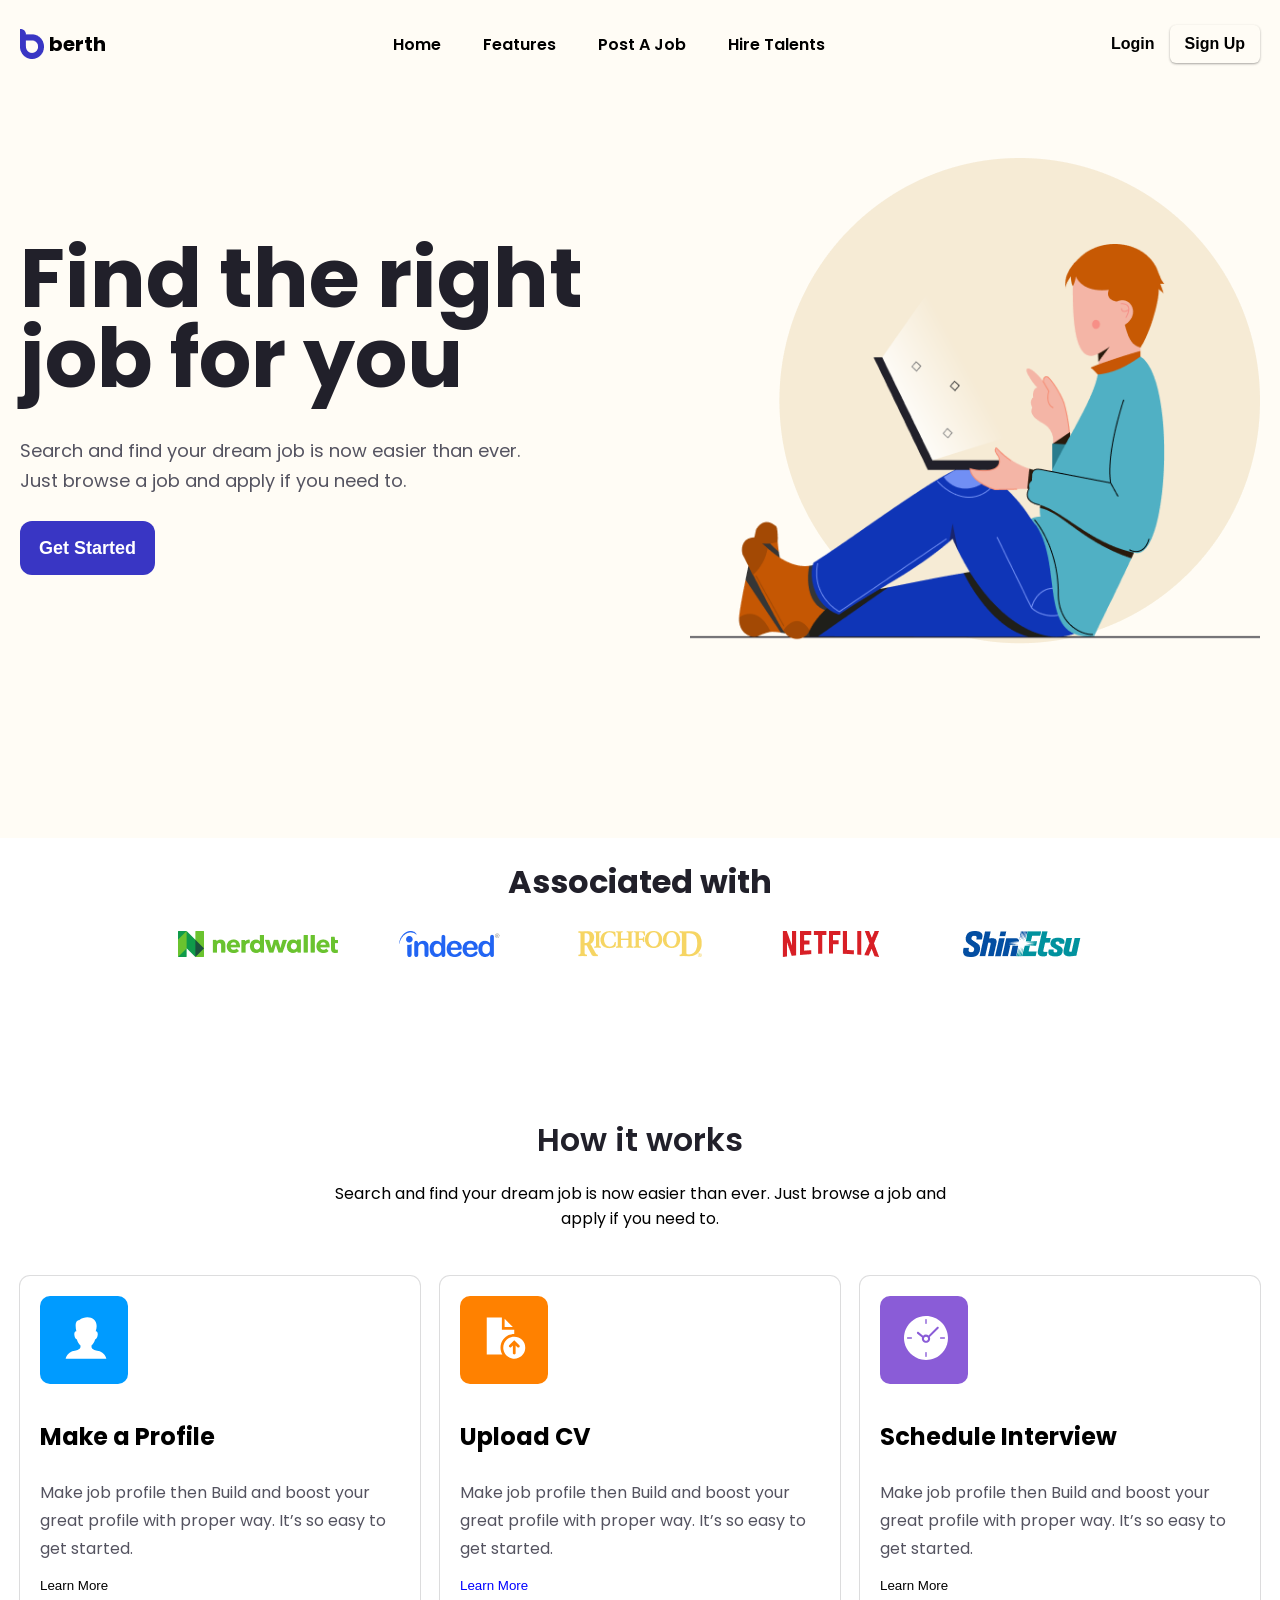
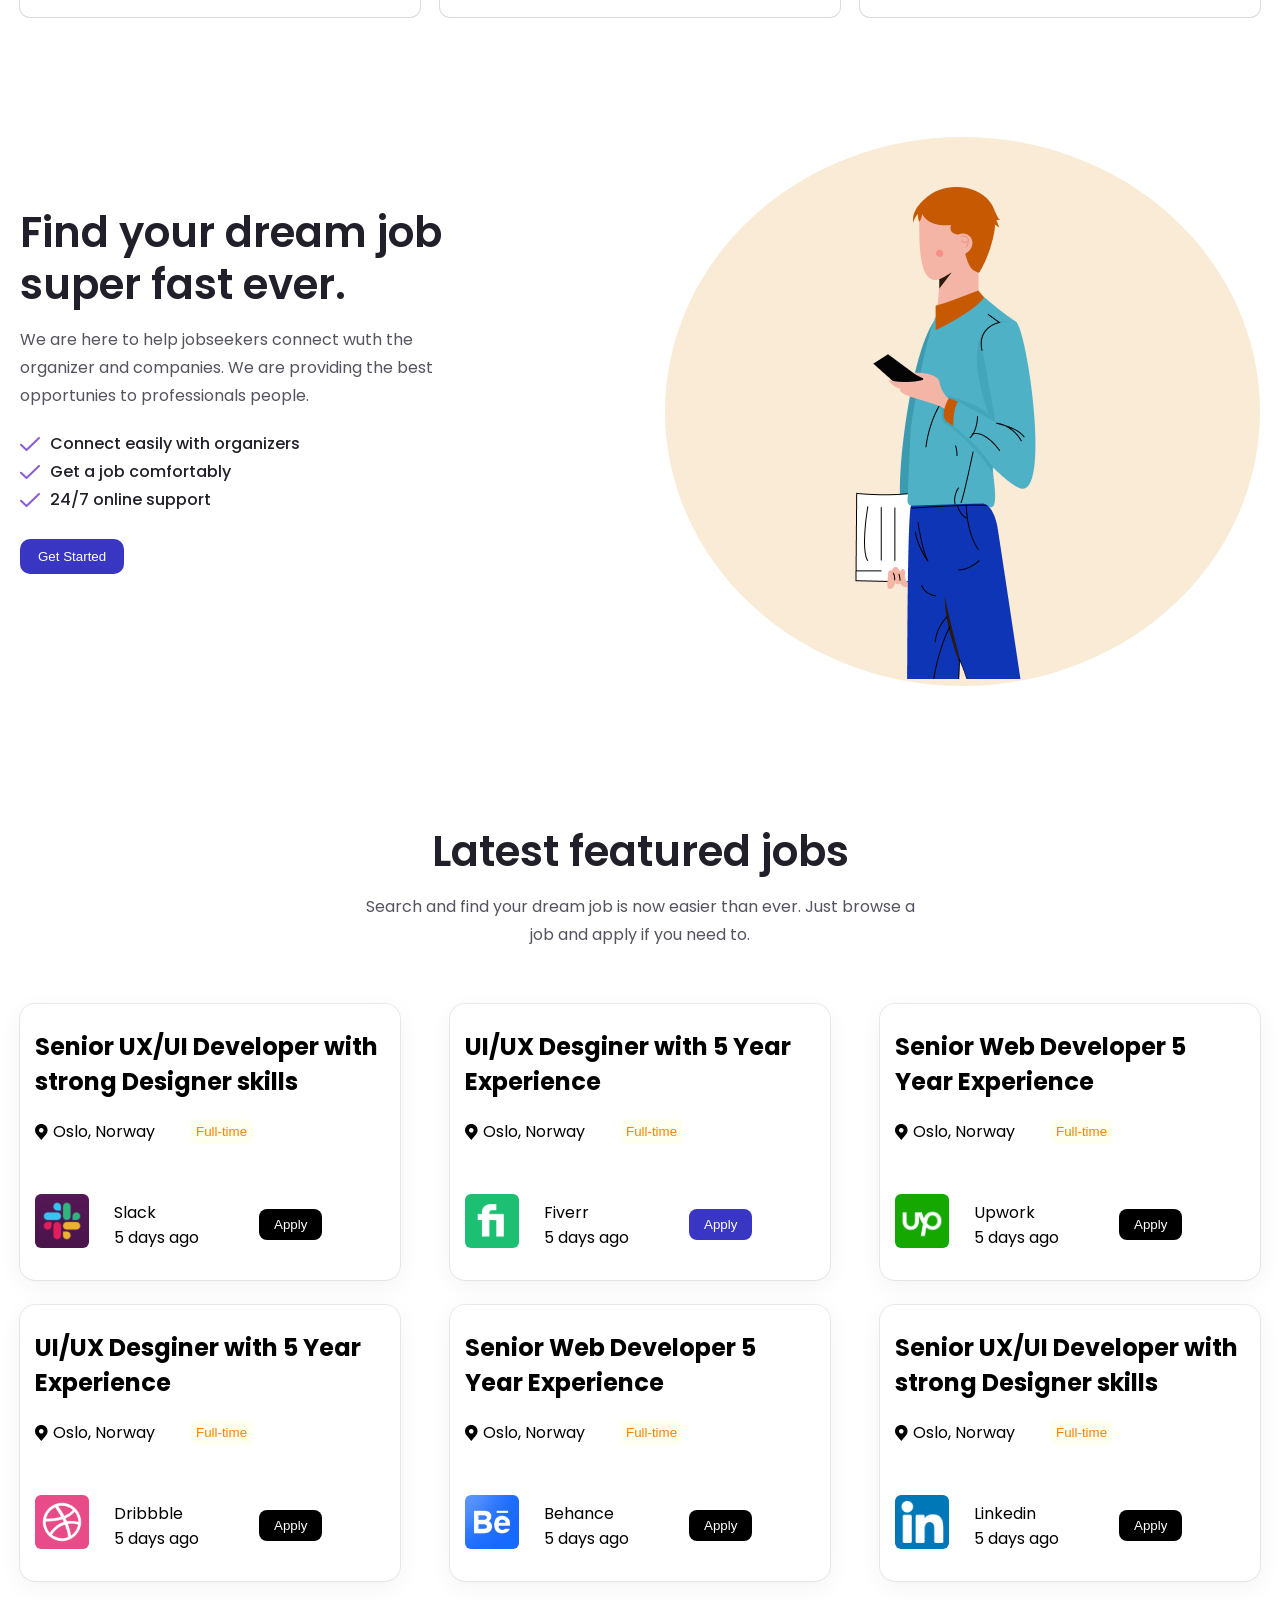
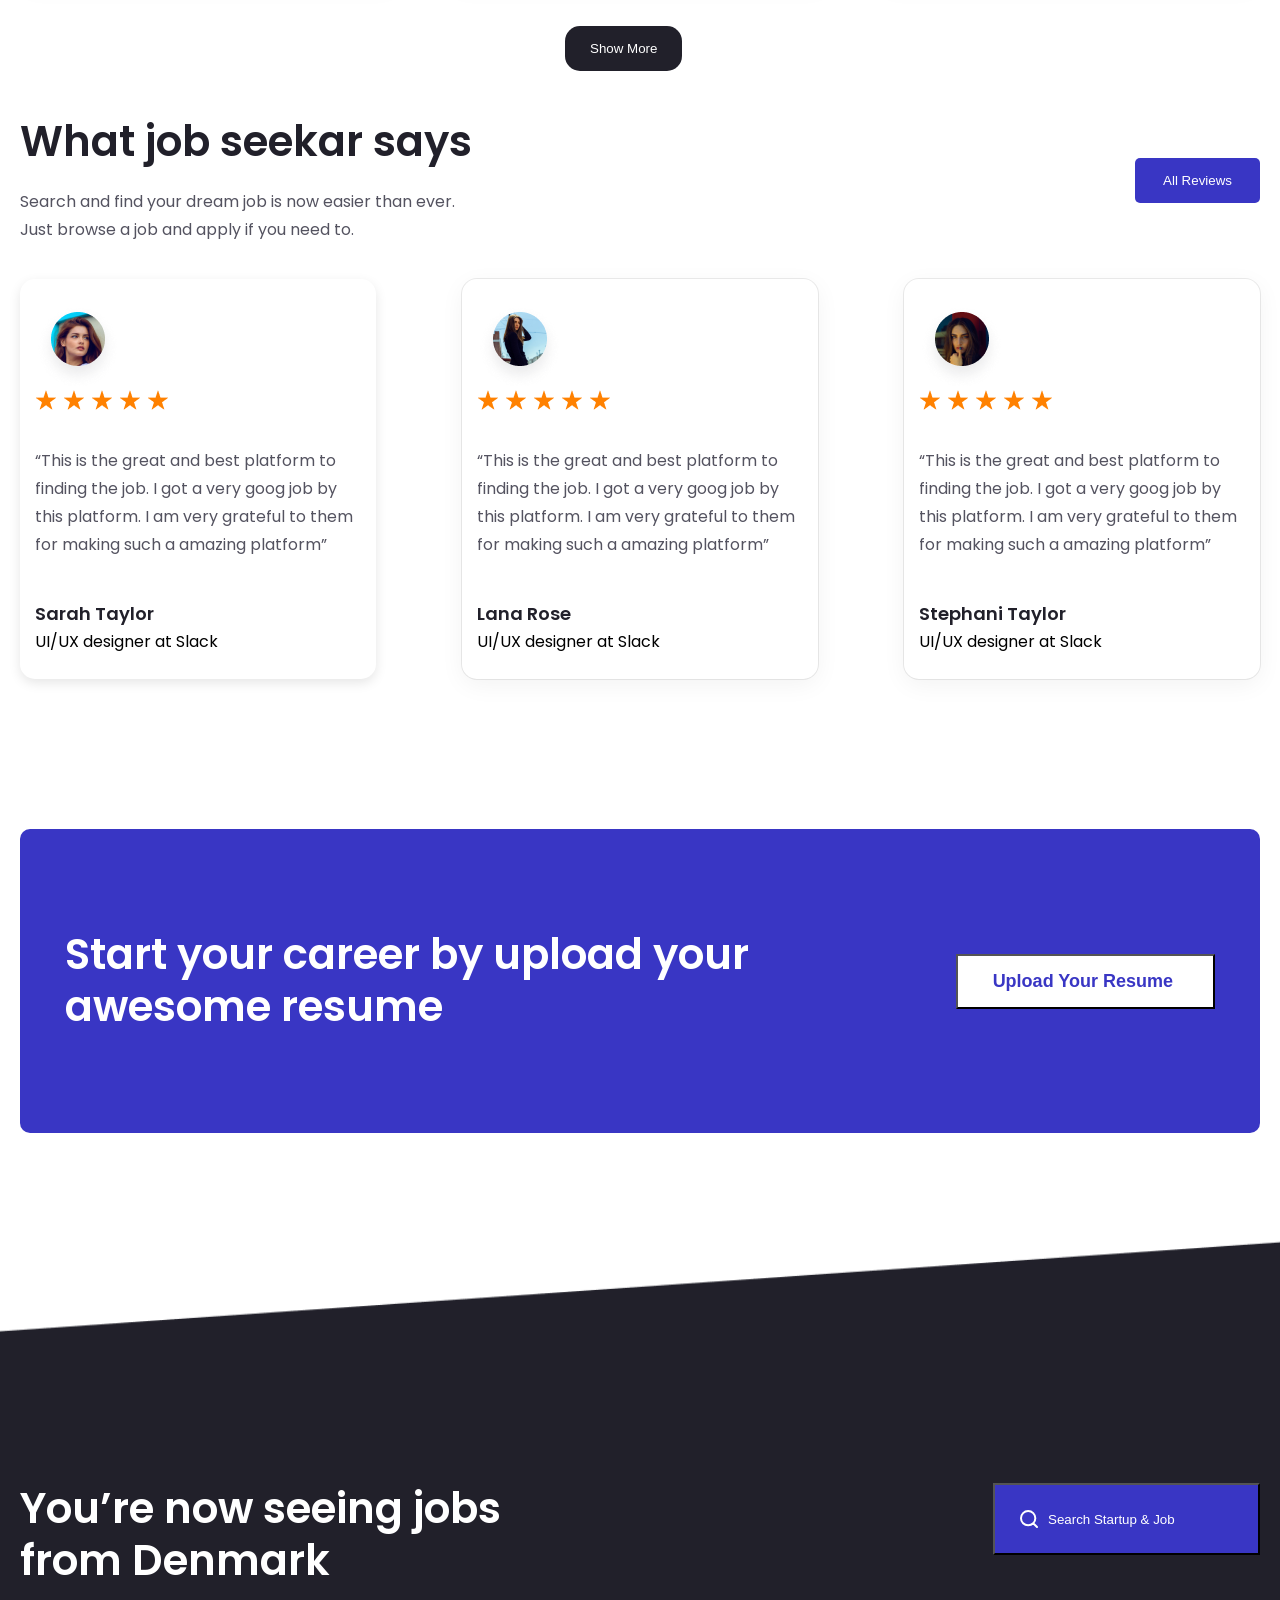
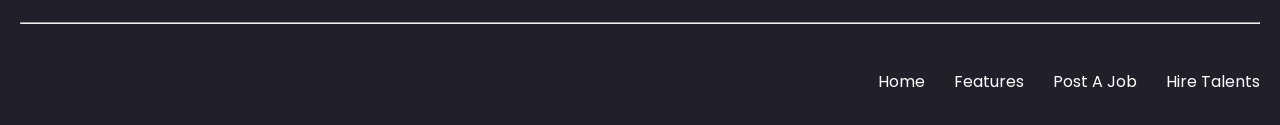
<file: ALL-Files_CMBD/Assignment/Career-page_ass-7_CMBD/index.html>
<!DOCTYPE html>
<html lang="en">
  <head>
    <meta charset="UTF-8" />
    <meta name="viewport" content="width=device-width, initial-scale=1.0" />
    <title>Career Page Assignment</title>
    <link rel="stylesheet" href="style.css" />
  </head>
  <body>
    <header>
      <div class="container-wrapper">
        <div class="nav-container">
          <div class="nav-logo">
            <img src="./img/nav-logo.png" alt="" />
            <h2>berth</h2>
          </div>
          <nav>
            <ul>
              <li>Home</li>
              <li>Features</li>
              <li>Post A Job</li>
              <li>Hire Talents</li>
            </ul>
          </nav>
          <div class="nav-reg">
            <button>Login</button> <button class="btn-active">Sign Up</button>
          </div>
        </div>
      </div>
    </header>
    <main>
      <!-- hero section start -->
      <section id="hero">
        <div class="container-wrapper">
          <div class="hero-container">
            <div class="hero-content">
              <div class="hero-content-title">
                <h2>Find the right job for you</h2>
              </div>
              <div class="hero-content-pra">
                <p>
                  Search and find your dream job is now easier than ever. Just
                  browse a job and apply if you need to.
                </p>
              </div>
              <button class="hero-btn">Get Started</button>
            </div>
            <div class="hero-img">
              <div class="hero-img-1"><img src="./img/SHape.png" alt="" /></div>
              <div class="hero-img-2">
                <img src="./img/hero.png" alt="" />
              </div>
            </div>
          </div>
        </div>
      </section>
      <!-- hero section end -->
      <section id="ass-with">
        <div class="container-wrapper">
          <div class="ass-title"><h3>Associated with</h3></div>
          <div class="ass-with">
            <div class="ass-with-item">
              <img src="./img/Group1.png" alt="" />
            </div>
            <div class="ass-with-item">
              <img src="./img/Group2.png" alt="" />
            </div>
            <div class="ass-with-item">
              <img src="./img/Group3.png" alt="" />
            </div>
            <div class="ass-with-item">
              <img src="./img/Group4.png" alt="" />
            </div>
            <div class="ass-with-item">
              <img src="./img/Group5.png" alt="" />
            </div>
          </div>
        </div>
      </section>
      <!-- How it works section  -->
      <section>
        <div class="container-wrapper">
          <div>
            <div>
              <h2 class="works-title">How it works</h2>
              <p class="works-title-pra">
                Search and find your dream job is now easier than ever. Just
                browse a job and apply if you need to.
              </p>
            </div>
            <div class="work-card">
              <!-- Make a Profile -->
              <div class="Profile">
                <div class="Profile-svg">
                  <svg
                    width="44"
                    height="44"
                    viewBox="0 0 44 44"
                    fill="none"
                    xmlns="http://www.w3.org/2000/svg"
                    style="margin-top: 20px; margin-left: 24px"
                  >
                    <g id="Orion_men">
                      <path
                        id="layer1"
                        d="M34.3754 35.0625C27.5004 33.7563 27.5004 31.625 27.5004 30.25V29.425C29.2455 27.7913 30.4861 25.6918 31.0754 23.375H31.1441C33.2066 23.375 33.7566 19.0438 33.7566 18.3563C33.7566 17.6688 33.8254 15.125 31.6941 15.125C36.1629 2.75004 24.1316 -2.19996 15.0566 4.12504C11.3441 4.12504 11.0004 9.62504 12.3754 15.125C10.2441 15.125 10.3129 17.7375 10.3129 18.3563C10.3129 18.975 10.7941 23.375 12.9254 23.375C13.5147 25.6918 14.7553 27.7913 16.5004 29.425V30.25C16.5004 31.625 16.5004 33.825 9.62539 35.0625C7.70121 35.4027 5.91945 36.3009 4.50156 37.6455C3.08368 38.99 2.09221 40.7216 1.65039 42.625H42.3504C41.8924 40.7294 40.8958 39.0068 39.4808 37.6649C38.0657 36.3231 36.2926 35.4193 34.3754 35.0625Z"
                        fill="white"
                      />
                    </g>
                  </svg>
                </div>
                <div>
                  <h2>Make a Profile</h2>
                  <p class="work-card-pra">
                    Make job profile then Build and boost your great profile
                    with proper way. It’s so easy to get started.
                  </p>
                  <button class="card-btn">Learn More</button>
                </div>
              </div>
              <!-- Upload CV -->
              <div class="cv">
                <div class="cv-svg">
                  <svg
                    width="44"
                    height="44"
                    viewBox="0 0 44 44"
                    fill="none"
                    xmlns="http://www.w3.org/2000/svg"
                    style="margin-top: 20px; margin-left: 24px"
                  >
                    <g id="Orion_open-file">
                      <path
                        id="layer2"
                        d="M17.875 1.375H2.75V38.5H18.3563C17.15 36.4108 16.5147 34.041 16.5141 31.6285C16.5135 29.2161 17.1476 26.8459 18.3527 24.7561C19.5579 22.6663 21.2916 20.9303 23.3799 19.7224C25.4682 18.5146 27.8376 17.8775 30.25 17.875V13.75H17.875V1.375Z"
                        fill="white"
                      />
                      <path
                        id="layer2_2"
                        d="M20.625 2.75V11H28.875L20.625 2.75Z"
                        fill="white"
                      />
                      <path
                        id="layer1"
                        d="M30.25 20.625C28.0744 20.625 25.9477 21.2701 24.1387 22.4788C22.3298 23.6875 20.9199 25.4055 20.0873 27.4155C19.2548 29.4255 19.0369 31.6372 19.4614 33.771C19.8858 35.9048 20.9334 37.8648 22.4718 39.4032C24.0102 40.9416 25.9702 41.9892 28.104 42.4136C30.2378 42.8381 32.4495 42.6202 34.4595 41.7877C36.4695 40.9551 38.1875 39.5452 39.3962 37.7363C40.6049 35.9273 41.25 33.8006 41.25 31.625C41.25 28.7076 40.0911 25.9097 38.0282 23.8468C35.9653 21.7839 33.1674 20.625 30.25 20.625ZM35.3375 31.2125C35.0805 31.4644 34.7349 31.6056 34.375 31.6056C34.0151 31.6056 33.6695 31.4644 33.4125 31.2125L31.625 29.425V37.125C31.625 37.4897 31.4801 37.8394 31.2223 38.0973C30.9644 38.3551 30.6147 38.5 30.25 38.5C29.8853 38.5 29.5356 38.3551 29.2777 38.0973C29.0199 37.8394 28.875 37.4897 28.875 37.125V29.425L27.0875 31.2125C26.8227 31.4111 26.4952 31.5075 26.165 31.484C25.8349 31.4606 25.5243 31.3188 25.2902 31.0848C25.0562 30.8507 24.9144 30.5401 24.891 30.21C24.8675 29.8798 24.9639 29.5523 25.1625 29.2875L30.25 24.2L35.3375 29.2875C35.5894 29.5445 35.7306 29.8901 35.7306 30.25C35.7306 30.6099 35.5894 30.9555 35.3375 31.2125Z"
                        fill="white"
                      />
                    </g>
                  </svg>
                </div>
                <div>
                  <h2>Upload CV</h2>
                  <p class="work-card-pra">
                    Make job profile then Build and boost your great profile
                    with proper way. It’s so easy to get started.
                  </p>
                  <button class="card-btn activ">Learn More</button>
                </div>
              </div>
              <!-- Schedule Interview -->
              <div class="Interview">
                <div class="Interview-svg">
                  <svg
                    width="44"
                    height="44"
                    viewBox="0 0 44 44"
                    fill="none"
                    xmlns="http://www.w3.org/2000/svg"
                    style="margin-top: 20px; margin-left: 24px"
                  >
                    <g id="Orion_wall-clock" clip-path="url(#clip0_2_288)">
                      <path
                        id="layer1"
                        d="M22 0C17.6488 0 13.3953 1.29028 9.77746 3.70767C6.15958 6.12506 3.33979 9.56099 1.67466 13.581C0.00953218 17.6009 -0.426141 22.0244 0.422734 26.292C1.27161 30.5596 3.36691 34.4796 6.44366 37.5564C9.52042 40.6331 13.4404 42.7284 17.708 43.5773C21.9756 44.4262 26.3991 43.9905 30.419 42.3253C34.439 40.6602 37.875 37.8404 40.2923 34.2225C42.7097 30.6047 44 26.3512 44 22C44 16.1652 41.6822 10.5695 37.5564 6.44365C33.4306 2.31785 27.8348 0 22 0V0ZM21.3125 3.66644C21.3125 3.4841 21.3849 3.30923 21.5139 3.1803C21.6428 3.05137 21.8177 2.97894 22 2.97894C22.1823 2.97894 22.3572 3.05137 22.4861 3.1803C22.6151 3.30923 22.6875 3.4841 22.6875 3.66644V7.33288C22.6875 7.51521 22.6151 7.69008 22.4861 7.81901C22.3572 7.94794 22.1823 8.02038 22 8.02038C21.8177 8.02038 21.6428 7.94794 21.5139 7.81901C21.3849 7.69008 21.3125 7.51521 21.3125 7.33288V3.66644ZM7.33357 22.6875H3.66645C3.48411 22.6875 3.30924 22.6151 3.18031 22.4861C3.05138 22.3572 2.97895 22.1823 2.97895 22C2.97895 21.8177 3.05138 21.6428 3.18031 21.5139C3.30924 21.3849 3.48411 21.3125 3.66645 21.3125H7.33357C7.51591 21.3125 7.69078 21.3849 7.81971 21.5139C7.94864 21.6428 8.02107 21.8177 8.02107 22C8.02107 22.1823 7.94864 22.3572 7.81971 22.4861C7.69078 22.6151 7.51591 22.6875 7.33357 22.6875ZM22.6875 40.3336C22.6875 40.5159 22.6151 40.6908 22.4861 40.8197C22.3572 40.9486 22.1823 41.0211 22 41.0211C21.8177 41.0211 21.6428 40.9486 21.5139 40.8197C21.3849 40.6908 21.3125 40.5159 21.3125 40.3336V36.6664C21.3125 36.4841 21.3849 36.3092 21.5139 36.1803C21.6428 36.0514 21.8177 35.9789 22 35.9789C22.1823 35.9789 22.3572 36.0514 22.4861 36.1803C22.6151 36.3092 22.6875 36.4841 22.6875 36.6664V40.3336ZM34.4623 12.4623L25.8115 21.1138C26.064 21.7222 26.167 22.3823 26.1121 23.0387C26.0571 23.6952 25.8458 24.3289 25.4957 24.8869C25.1456 25.4449 24.667 25.9109 24.0999 26.246C23.5328 26.5811 22.8936 26.7756 22.236 26.813C21.5783 26.8505 20.9213 26.7299 20.3198 26.4613C19.7183 26.1928 19.1898 25.784 18.7787 25.2694C18.3675 24.7547 18.0856 24.1491 17.9565 23.5032C17.8274 22.8572 17.8548 22.1897 18.0366 21.5566L13.2804 17.6646C13.0688 17.4914 12.9345 17.2412 12.9073 16.969C12.8801 16.6968 12.9622 16.425 13.1354 16.2133C13.3086 16.0016 13.5588 15.8674 13.831 15.8402C14.1032 15.813 14.375 15.895 14.5867 16.0683L19.0981 19.7594C19.812 19.0486 20.7621 18.6248 21.768 18.5685C22.7739 18.5122 23.7654 18.8274 24.5541 19.4542L33.0041 11.0041C33.1986 10.8163 33.4591 10.7123 33.7295 10.7147C33.9999 10.717 34.2586 10.8255 34.4498 11.0167C34.641 11.2079 34.7494 11.4665 34.7518 11.7369C34.7541 12.0073 34.6502 12.2678 34.4623 12.4623ZM40.3336 22.6875H36.6664C36.4841 22.6875 36.3092 22.6151 36.1803 22.4861C36.0514 22.3572 35.9789 22.1823 35.9789 22C35.9789 21.8177 36.0514 21.6428 36.1803 21.5139C36.3092 21.3849 36.4841 21.3125 36.6664 21.3125H40.3336C40.5159 21.3125 40.6908 21.3849 40.8197 21.5139C40.9486 21.6428 41.0211 21.8177 41.0211 22C41.0211 22.1823 40.9486 22.3572 40.8197 22.4861C40.6908 22.6151 40.5159 22.6875 40.3336 22.6875Z"
                        fill="white"
                      />
                      <path
                        id="layer1_2"
                        d="M22 24.75C23.1391 24.75 24.0625 23.8266 24.0625 22.6875C24.0625 21.5484 23.1391 20.625 22 20.625C20.8609 20.625 19.9375 21.5484 19.9375 22.6875C19.9375 23.8266 20.8609 24.75 22 24.75Z"
                        fill="white"
                      />
                    </g>
                    <defs>
                      <clipPath id="clip0_2_288">
                        <rect width="44" height="44" fill="white" />
                      </clipPath>
                    </defs>
                  </svg>
                </div>
                <div>
                  <h2>Schedule Interview</h2>
                  <p class="work-card-pra">
                    Make job profile then Build and boost your great profile
                    with proper way. It’s so easy to get started.
                  </p>
                  <button class="card-btn">Learn More</button>
                </div>
              </div>
            </div>
          </div>
        </div>
      </section>
      <!-- dream job section -->
      <section>
        <div class="container-wrapper">
          <div class="dream-section">
            <!-- dream content -->
            <div>
              <div class="dream-content">
                <h2 class="dream-content-title">
                  Find your dream job super fast ever.
                </h2>
                <p class="dream-content-pra">
                  We are here to help jobseekers connect wuth the organizer and
                  companies. We are providing the best opportunies to
                  professionals people.
                </p>
                <div>
                  <p class="dream-content-svg">
                    <svg
                      width="20"
                      height="14"
                      viewBox="0 0 20 14"
                      fill="none"
                      xmlns="http://www.w3.org/2000/svg"
                    >
                      <path
                        id="Icon"
                        d="M1 7.72L6.5 13L19 1"
                        stroke="#8A5CD7"
                        stroke-width="2"
                        stroke-linecap="round"
                        stroke-linejoin="round"
                      />
                    </svg>
                    Connect easily with organizers
                  </p>
                  <p class="dream-content-svg">
                    <svg
                      width="20"
                      height="14"
                      viewBox="0 0 20 14"
                      fill="none"
                      xmlns="http://www.w3.org/2000/svg"
                    >
                      <path
                        id="Icon"
                        d="M1 7.72L6.5 13L19 1"
                        stroke="#8A5CD7"
                        stroke-width="2"
                        stroke-linecap="round"
                        stroke-linejoin="round"
                      />
                    </svg>
                    Get a job comfortably
                  </p>
                  <p class="dream-content-svg">
                    <svg
                      width="20"
                      height="14"
                      viewBox="0 0 20 14"
                      fill="none"
                      xmlns="http://www.w3.org/2000/svg"
                    >
                      <path
                        id="Icon"
                        d="M1 7.72L6.5 13L19 1"
                        stroke="#8A5CD7"
                        stroke-width="2"
                        stroke-linecap="round"
                        stroke-linejoin="round"
                      />
                    </svg>
                    24/7 online support
                  </p>
                </div>
                <button class="dream-btn">Get Started</button>
              </div>
            </div>
            <!-- dream img -->
            <div>
              <div class="dream-svg">
                <img src="./img/Illustration.png" alt="" />
              </div>
            </div>
          </div>
        </div>
      </section>
      <!-- Latest featured jobs section -->
      <section id="featured">
        <div class="container-wrapper">
          <div class="featured-title">
            <h2>Latest featured jobs</h2>
            <p>
              Search and find your dream job is now easier than ever. Just
              browse a job and apply if you need to.
            </p>
          </div>
          <div class="featured-card-all">
            <div class="featured-card">
              <!-- card 1 -->
              <div class="card-1">
                <!-- card title -->
                <div>
                  <h2 style="margin-bottom: 20px">
                    Senior UX/UI Developer with strong Designer skills
                  </h2>
                </div>
                <!-- card location -->
                <div
                  style="
                    display: flex;
                    justify-content: start;
                    gap: 35px;
                    margin-bottom: 50px;
                  "
                >
                  <p
                    style="
                      display: flex;
                      justify-content: start;
                      align-items: center;
                      gap: 5px;
                    "
                  >
                    <svg
                      width="13"
                      height="16"
                      viewBox="0 0 13 16"
                      fill="none"
                      xmlns="http://www.w3.org/2000/svg"
                    >
                      <g id="Group 17698">
                        <path
                          id="Vector"
                          d="M6.28572 0C4.61925 0.00196598 3.0216 0.66484 1.84322 1.84321C0.664847 3.02159 0.00197267 4.61924 6.68736e-06 6.28571C-0.00198925 7.64756 0.442853 8.97245 1.26629 10.0571C1.26629 10.0571 1.43772 10.2829 1.46572 10.3154L6.28572 16L11.108 10.3126C11.1331 10.2823 11.3052 10.0571 11.3052 10.0571L11.3057 10.0554C12.1288 8.97121 12.5734 7.64693 12.5714 6.28571C12.5695 4.61924 11.9066 3.02159 10.7282 1.84321C9.54985 0.66484 7.95219 0.00196598 6.28572 0ZM6.28572 8.57143C5.83365 8.57143 5.39173 8.43737 5.01585 8.18622C4.63996 7.93506 4.347 7.57808 4.174 7.16042C4.001 6.74276 3.95573 6.28318 4.04393 5.83979C4.13212 5.39641 4.34981 4.98913 4.66948 4.66947C4.98914 4.34981 5.39642 4.13211 5.8398 4.04392C6.28319 3.95572 6.74277 4.00099 7.16043 4.17399C7.57809 4.34699 7.93507 4.63996 8.18622 5.01584C8.43738 5.39172 8.57144 5.83364 8.57144 6.28571C8.57068 6.89169 8.32962 7.47263 7.90113 7.90112C7.47264 8.32961 6.8917 8.57067 6.28572 8.57143Z"
                          fill="black"
                        />
                      </g>
                    </svg>
                    Oslo, Norway
                  </p>
                  <button
                    style="
                      border: none;
                      background-color: ivory;
                      border-radius: 8px;
                      color: #ff8100;
                      padding: 4px 6px;
                    "
                  >
                    Full-time
                  </button>
                </div>
                <!-- card apply -->
                <div
                  style="
                    display: flex;
                    justify-content: start;
                    gap: 25px;
                    align-items: center;
                  "
                >
                  <div>
                    <svg
                      width="54"
                      height="54"
                      viewBox="0 0 54 54"
                      fill="none"
                      xmlns="http://www.w3.org/2000/svg"
                      xmlns:xlink="http://www.w3.org/1999/xlink"
                    >
                      <rect
                        width="54"
                        height="54"
                        rx="6"
                        fill="url(#pattern0_2_176)"
                      />
                      <defs>
                        <pattern
                          id="pattern0_2_176"
                          patternContentUnits="objectBoundingBox"
                          width="1"
                          height="1"
                        >
                          <use
                            xlink:href="#image0_2_176"
                            transform="scale(0.00390625)"
                          />
                        </pattern>
                        <image
                          id="image0_2_176"
                          width="256"
                          height="256"
                          xlink:href="[data-uri]"
                        />
                      </defs>
                    </svg>
                  </div>
                  <div>
                    <p>Slack</p>
                    <p>5 days ago</p>
                  </div>
                  <div>
                    <button
                      style="
                        border: none;
                        background-color: black;
                        color: white;
                        padding: 8px 15px;
                        border-radius: 8px;
                        margin-left: 35px;
                      "
                    >
                      Apply
                    </button>
                  </div>
                </div>
              </div>
              <!-- card 2 -->
              <div class="card-1">
                <!-- card title -->
                <div>
                  <h2 style="margin-bottom: 20px">
                    UI/UX Desginer with 5 Year Experience
                  </h2>
                </div>
                <!-- card location -->
                <div
                  style="
                    display: flex;
                    justify-content: start;
                    gap: 35px;
                    margin-bottom: 50px;
                  "
                >
                  <p
                    style="
                      display: flex;
                      justify-content: start;
                      align-items: center;
                      gap: 5px;
                    "
                  >
                    <svg
                      width="13"
                      height="16"
                      viewBox="0 0 13 16"
                      fill="none"
                      xmlns="http://www.w3.org/2000/svg"
                    >
                      <g id="Group 17698">
                        <path
                          id="Vector"
                          d="M6.28572 0C4.61925 0.00196598 3.0216 0.66484 1.84322 1.84321C0.664847 3.02159 0.00197267 4.61924 6.68736e-06 6.28571C-0.00198925 7.64756 0.442853 8.97245 1.26629 10.0571C1.26629 10.0571 1.43772 10.2829 1.46572 10.3154L6.28572 16L11.108 10.3126C11.1331 10.2823 11.3052 10.0571 11.3052 10.0571L11.3057 10.0554C12.1288 8.97121 12.5734 7.64693 12.5714 6.28571C12.5695 4.61924 11.9066 3.02159 10.7282 1.84321C9.54985 0.66484 7.95219 0.00196598 6.28572 0ZM6.28572 8.57143C5.83365 8.57143 5.39173 8.43737 5.01585 8.18622C4.63996 7.93506 4.347 7.57808 4.174 7.16042C4.001 6.74276 3.95573 6.28318 4.04393 5.83979C4.13212 5.39641 4.34981 4.98913 4.66948 4.66947C4.98914 4.34981 5.39642 4.13211 5.8398 4.04392C6.28319 3.95572 6.74277 4.00099 7.16043 4.17399C7.57809 4.34699 7.93507 4.63996 8.18622 5.01584C8.43738 5.39172 8.57144 5.83364 8.57144 6.28571C8.57068 6.89169 8.32962 7.47263 7.90113 7.90112C7.47264 8.32961 6.8917 8.57067 6.28572 8.57143Z"
                          fill="black"
                        />
                      </g>
                    </svg>
                    Oslo, Norway
                  </p>
                  <button
                    style="
                      border: none;
                      background-color: ivory;
                      border-radius: 8px;
                      color: #ff8100;
                      padding: 4px 6px;
                    "
                  >
                    Full-time
                  </button>
                </div>
                <!-- card apply -->
                <div
                  style="
                    display: flex;
                    justify-content: start;
                    gap: 25px;
                    align-items: center;
                  "
                >
                  <div>
                    <svg
                      width="54"
                      height="54"
                      viewBox="0 0 54 54"
                      fill="none"
                      xmlns="http://www.w3.org/2000/svg"
                      xmlns:xlink="http://www.w3.org/1999/xlink"
                    >
                      <rect
                        width="54"
                        height="54"
                        rx="6"
                        fill="url(#pattern0_2_157)"
                      />
                      <defs>
                        <pattern
                          id="pattern0_2_157"
                          patternContentUnits="objectBoundingBox"
                          width="1"
                          height="1"
                        >
                          <use
                            xlink:href="#image0_2_157"
                            transform="scale(0.00195312)"
                          />
                        </pattern>
                        <image
                          id="image0_2_157"
                          width="512"
                          height="512"
                          xlink:href="[data-uri]"
                        />
                      </defs>
                    </svg>
                  </div>
                  <div>
                    <p>Fiverr</p>
                    <p>5 days ago</p>
                  </div>
                  <div>
                    <button
                      style="
                        border: none;
                        background-color: #3936c4;
                        color: white;
                        padding: 8px 15px;
                        border-radius: 8px;
                        margin-left: 35px;
                      "
                    >
                      Apply
                    </button>
                  </div>
                </div>
              </div>
              <!-- card 3 -->
              <div class="card-1">
                <!-- card title -->
                <div>
                  <h2 style="margin-bottom: 20px">
                    Senior Web Developer 5 Year Experience
                  </h2>
                </div>
                <!-- card location -->
                <div
                  style="
                    display: flex;
                    justify-content: start;
                    gap: 35px;
                    margin-bottom: 50px;
                  "
                >
                  <p
                    style="
                      display: flex;
                      justify-content: start;
                      align-items: center;
                      gap: 5px;
                    "
                  >
                    <svg
                      width="13"
                      height="16"
                      viewBox="0 0 13 16"
                      fill="none"
                      xmlns="http://www.w3.org/2000/svg"
                    >
                      <g id="Group 17698">
                        <path
                          id="Vector"
                          d="M6.28572 0C4.61925 0.00196598 3.0216 0.66484 1.84322 1.84321C0.664847 3.02159 0.00197267 4.61924 6.68736e-06 6.28571C-0.00198925 7.64756 0.442853 8.97245 1.26629 10.0571C1.26629 10.0571 1.43772 10.2829 1.46572 10.3154L6.28572 16L11.108 10.3126C11.1331 10.2823 11.3052 10.0571 11.3052 10.0571L11.3057 10.0554C12.1288 8.97121 12.5734 7.64693 12.5714 6.28571C12.5695 4.61924 11.9066 3.02159 10.7282 1.84321C9.54985 0.66484 7.95219 0.00196598 6.28572 0ZM6.28572 8.57143C5.83365 8.57143 5.39173 8.43737 5.01585 8.18622C4.63996 7.93506 4.347 7.57808 4.174 7.16042C4.001 6.74276 3.95573 6.28318 4.04393 5.83979C4.13212 5.39641 4.34981 4.98913 4.66948 4.66947C4.98914 4.34981 5.39642 4.13211 5.8398 4.04392C6.28319 3.95572 6.74277 4.00099 7.16043 4.17399C7.57809 4.34699 7.93507 4.63996 8.18622 5.01584C8.43738 5.39172 8.57144 5.83364 8.57144 6.28571C8.57068 6.89169 8.32962 7.47263 7.90113 7.90112C7.47264 8.32961 6.8917 8.57067 6.28572 8.57143Z"
                          fill="black"
                        />
                      </g>
                    </svg>
                    Oslo, Norway
                  </p>
                  <button
                    style="
                      border: none;
                      background-color: ivory;
                      border-radius: 8px;
                      color: #ff8100;
                      padding: 4px 6px;
                    "
                  >
                    Full-time
                  </button>
                </div>
                <!-- card apply -->
                <div
                  style="
                    display: flex;
                    justify-content: start;
                    gap: 25px;
                    align-items: center;
                  "
                >
                  <div>
                    <svg
                      width="54"
                      height="54"
                      viewBox="0 0 54 54"
                      fill="none"
                      xmlns="http://www.w3.org/2000/svg"
                      xmlns:xlink="http://www.w3.org/1999/xlink"
                    >
                      <rect
                        width="54"
                        height="54"
                        rx="6"
                        fill="url(#pattern0_2_138)"
                      />
                      <defs>
                        <pattern
                          id="pattern0_2_138"
                          patternContentUnits="objectBoundingBox"
                          width="1"
                          height="1"
                        >
                          <use
                            xlink:href="#image0_2_138"
                            transform="scale(0.00444444)"
                          />
                        </pattern>
                        <image
                          id="image0_2_138"
                          width="225"
                          height="225"
                          xlink:href="[data-uri]"
                        />
                      </defs>
                    </svg>
                  </div>
                  <div>
                    <p>Upwork</p>
                    <p>5 days ago</p>
                  </div>
                  <div>
                    <button
                      style="
                        border: none;
                        background-color: black;
                        color: white;
                        padding: 8px 15px;
                        border-radius: 8px;
                        margin-left: 35px;
                      "
                    >
                      Apply
                    </button>
                  </div>
                </div>
              </div>
              <!-- card 4 -->
              <div class="card-1">
                <!-- card title -->
                <div>
                  <h2 style="margin-bottom: 20px">
                    UI/UX Desginer with 5 Year Experience
                  </h2>
                </div>
                <!-- card location -->
                <div
                  style="
                    display: flex;
                    justify-content: start;
                    gap: 35px;
                    margin-bottom: 50px;
                  "
                >
                  <p
                    style="
                      display: flex;
                      justify-content: start;
                      align-items: center;
                      gap: 5px;
                    "
                  >
                    <svg
                      width="13"
                      height="16"
                      viewBox="0 0 13 16"
                      fill="none"
                      xmlns="http://www.w3.org/2000/svg"
                    >
                      <g id="Group 17698">
                        <path
                          id="Vector"
                          d="M6.28572 0C4.61925 0.00196598 3.0216 0.66484 1.84322 1.84321C0.664847 3.02159 0.00197267 4.61924 6.68736e-06 6.28571C-0.00198925 7.64756 0.442853 8.97245 1.26629 10.0571C1.26629 10.0571 1.43772 10.2829 1.46572 10.3154L6.28572 16L11.108 10.3126C11.1331 10.2823 11.3052 10.0571 11.3052 10.0571L11.3057 10.0554C12.1288 8.97121 12.5734 7.64693 12.5714 6.28571C12.5695 4.61924 11.9066 3.02159 10.7282 1.84321C9.54985 0.66484 7.95219 0.00196598 6.28572 0ZM6.28572 8.57143C5.83365 8.57143 5.39173 8.43737 5.01585 8.18622C4.63996 7.93506 4.347 7.57808 4.174 7.16042C4.001 6.74276 3.95573 6.28318 4.04393 5.83979C4.13212 5.39641 4.34981 4.98913 4.66948 4.66947C4.98914 4.34981 5.39642 4.13211 5.8398 4.04392C6.28319 3.95572 6.74277 4.00099 7.16043 4.17399C7.57809 4.34699 7.93507 4.63996 8.18622 5.01584C8.43738 5.39172 8.57144 5.83364 8.57144 6.28571C8.57068 6.89169 8.32962 7.47263 7.90113 7.90112C7.47264 8.32961 6.8917 8.57067 6.28572 8.57143Z"
                          fill="black"
                        />
                      </g>
                    </svg>
                    Oslo, Norway
                  </p>
                  <button
                    style="
                      border: none;
                      background-color: ivory;
                      border-radius: 8px;
                      color: #ff8100;
                      padding: 4px 6px;
                    "
                  >
                    Full-time
                  </button>
                </div>
                <!-- card apply -->
                <div
                  style="
                    display: flex;
                    justify-content: start;
                    gap: 25px;
                    align-items: center;
                  "
                >
                  <div>
                    <svg
                      width="54"
                      height="54"
                      viewBox="0 0 54 54"
                      fill="none"
                      xmlns="http://www.w3.org/2000/svg"
                      xmlns:xlink="http://www.w3.org/1999/xlink"
                    >
                      <rect
                        width="54"
                        height="54"
                        rx="6"
                        fill="url(#pattern0_2_119)"
                      />
                      <defs>
                        <pattern
                          id="pattern0_2_119"
                          patternContentUnits="objectBoundingBox"
                          width="1"
                          height="1"
                        >
                          <use
                            xlink:href="#image0_2_119"
                            transform="scale(0.0004)"
                          />
                        </pattern>
                        <image
                          id="image0_2_119"
                          width="2500"
                          height="2500"
                          xlink:href="[data-uri]"
                        />
                      </defs>
                    </svg>
                  </div>
                  <div>
                    <p>Dribbble</p>
                    <p>5 days ago</p>
                  </div>
                  <div>
                    <button
                      style="
                        border: none;
                        background-color: black;
                        color: white;
                        padding: 8px 15px;
                        border-radius: 8px;
                        margin-left: 35px;
                      "
                    >
                      Apply
                    </button>
                  </div>
                </div>
              </div>
              <!-- card 5 -->
              <div class="card-1">
                <!-- card title -->
                <div>
                  <h2 style="margin-bottom: 20px">
                    Senior Web Developer 5 Year Experience
                  </h2>
                </div>
                <!-- card location -->
                <div
                  style="
                    display: flex;
                    justify-content: start;
                    gap: 35px;
                    margin-bottom: 50px;
                  "
                >
                  <p
                    style="
                      display: flex;
                      justify-content: start;
                      align-items: center;
                      gap: 5px;
                    "
                  >
                    <svg
                      width="13"
                      height="16"
                      viewBox="0 0 13 16"
                      fill="none"
                      xmlns="http://www.w3.org/2000/svg"
                    >
                      <g id="Group 17698">
                        <path
                          id="Vector"
                          d="M6.28572 0C4.61925 0.00196598 3.0216 0.66484 1.84322 1.84321C0.664847 3.02159 0.00197267 4.61924 6.68736e-06 6.28571C-0.00198925 7.64756 0.442853 8.97245 1.26629 10.0571C1.26629 10.0571 1.43772 10.2829 1.46572 10.3154L6.28572 16L11.108 10.3126C11.1331 10.2823 11.3052 10.0571 11.3052 10.0571L11.3057 10.0554C12.1288 8.97121 12.5734 7.64693 12.5714 6.28571C12.5695 4.61924 11.9066 3.02159 10.7282 1.84321C9.54985 0.66484 7.95219 0.00196598 6.28572 0ZM6.28572 8.57143C5.83365 8.57143 5.39173 8.43737 5.01585 8.18622C4.63996 7.93506 4.347 7.57808 4.174 7.16042C4.001 6.74276 3.95573 6.28318 4.04393 5.83979C4.13212 5.39641 4.34981 4.98913 4.66948 4.66947C4.98914 4.34981 5.39642 4.13211 5.8398 4.04392C6.28319 3.95572 6.74277 4.00099 7.16043 4.17399C7.57809 4.34699 7.93507 4.63996 8.18622 5.01584C8.43738 5.39172 8.57144 5.83364 8.57144 6.28571C8.57068 6.89169 8.32962 7.47263 7.90113 7.90112C7.47264 8.32961 6.8917 8.57067 6.28572 8.57143Z"
                          fill="black"
                        />
                      </g>
                    </svg>
                    Oslo, Norway
                  </p>
                  <button
                    style="
                      border: none;
                      background-color: ivory;
                      border-radius: 8px;
                      color: #ff8100;
                      padding: 4px 6px;
                    "
                  >
                    Full-time
                  </button>
                </div>
                <!-- card apply -->
                <div
                  style="
                    display: flex;
                    justify-content: start;
                    gap: 25px;
                    align-items: center;
                  "
                >
                  <div>
                    <svg
                      width="54"
                      height="54"
                      viewBox="0 0 54 54"
                      fill="none"
                      xmlns="http://www.w3.org/2000/svg"
                      xmlns:xlink="http://www.w3.org/1999/xlink"
                    >
                      <rect
                        width="54"
                        height="54"
                        rx="6"
                        fill="url(#pattern0_2_100)"
                      />
                      <defs>
                        <pattern
                          id="pattern0_2_100"
                          patternContentUnits="objectBoundingBox"
                          width="1"
                          height="1"
                        >
                          <use
                            xlink:href="#image0_2_100"
                            transform="scale(0.00135501)"
                          />
                        </pattern>
                        <image
                          id="image0_2_100"
                          width="738"
                          height="738"
                          xlink:href="[data-uri]"
                        />
                      </defs>
                    </svg>
                  </div>
                  <div>
                    <p>Behance</p>
                    <p>5 days ago</p>
                  </div>
                  <div>
                    <button
                      style="
                        border: none;
                        background-color: black;
                        color: white;
                        padding: 8px 15px;
                        border-radius: 8px;
                        margin-left: 35px;
                      "
                    >
                      Apply
                    </button>
                  </div>
                </div>
              </div>
              <!-- card 6 -->
              <div class="card-1">
                <!-- card title -->
                <div>
                  <h2 style="margin-bottom: 20px">
                    Senior UX/UI Developer with strong Designer skills
                  </h2>
                </div>
                <!-- card location -->
                <div
                  style="
                    display: flex;
                    justify-content: start;
                    gap: 35px;
                    margin-bottom: 50px;
                  "
                >
                  <p
                    style="
                      display: flex;
                      justify-content: start;
                      align-items: center;
                      gap: 5px;
                    "
                  >
                    <svg
                      width="13"
                      height="16"
                      viewBox="0 0 13 16"
                      fill="none"
                      xmlns="http://www.w3.org/2000/svg"
                    >
                      <g id="Group 17698">
                        <path
                          id="Vector"
                          d="M6.28572 0C4.61925 0.00196598 3.0216 0.66484 1.84322 1.84321C0.664847 3.02159 0.00197267 4.61924 6.68736e-06 6.28571C-0.00198925 7.64756 0.442853 8.97245 1.26629 10.0571C1.26629 10.0571 1.43772 10.2829 1.46572 10.3154L6.28572 16L11.108 10.3126C11.1331 10.2823 11.3052 10.0571 11.3052 10.0571L11.3057 10.0554C12.1288 8.97121 12.5734 7.64693 12.5714 6.28571C12.5695 4.61924 11.9066 3.02159 10.7282 1.84321C9.54985 0.66484 7.95219 0.00196598 6.28572 0ZM6.28572 8.57143C5.83365 8.57143 5.39173 8.43737 5.01585 8.18622C4.63996 7.93506 4.347 7.57808 4.174 7.16042C4.001 6.74276 3.95573 6.28318 4.04393 5.83979C4.13212 5.39641 4.34981 4.98913 4.66948 4.66947C4.98914 4.34981 5.39642 4.13211 5.8398 4.04392C6.28319 3.95572 6.74277 4.00099 7.16043 4.17399C7.57809 4.34699 7.93507 4.63996 8.18622 5.01584C8.43738 5.39172 8.57144 5.83364 8.57144 6.28571C8.57068 6.89169 8.32962 7.47263 7.90113 7.90112C7.47264 8.32961 6.8917 8.57067 6.28572 8.57143Z"
                          fill="black"
                        />
                      </g>
                    </svg>
                    Oslo, Norway
                  </p>
                  <button
                    style="
                      border: none;
                      background-color: ivory;
                      border-radius: 8px;
                      color: #ff8100;
                      padding: 4px 6px;
                    "
                  >
                    Full-time
                  </button>
                </div>
                <!-- card apply -->
                <div
                  style="
                    display: flex;
                    justify-content: start;
                    gap: 25px;
                    align-items: center;
                  "
                >
                  <div>
                    <svg
                      width="54"
                      height="54"
                      viewBox="0 0 54 54"
                      fill="none"
                      xmlns="http://www.w3.org/2000/svg"
                      xmlns:xlink="http://www.w3.org/1999/xlink"
                    >
                      <rect
                        width="54"
                        height="54"
                        rx="6"
                        fill="url(#pattern0_2_81)"
                      />
                      <defs>
                        <pattern
                          id="pattern0_2_81"
                          patternContentUnits="objectBoundingBox"
                          width="1"
                          height="1"
                        >
                          <use
                            xlink:href="#image0_2_81"
                            transform="scale(0.00195312)"
                          />
                        </pattern>
                        <image
                          id="image0_2_81"
                          width="512"
                          height="512"
                          xlink:href="[data-uri]"
                        />
                      </defs>
                    </svg>
                  </div>
                  <div>
                    <p>Linkedin</p>
                    <p>5 days ago</p>
                  </div>
                  <div>
                    <button
                      style="
                        border: none;
                        background-color: black;
                        color: white;
                        padding: 8px 15px;
                        border-radius: 8px;
                        margin-left: 35px;
                      "
                    >
                      Apply
                    </button>
                  </div>
                </div>
              </div>
            </div>
          </div>
          <div class="show"><button class="show-btn">Show More</button></div>
        </div>
      </section>

      <!-- reviews section -->
      <section>
        <div class="container-wrapper">
          <div class="reviews-head">
            <div class="reviews-head-title">
              <h2>What job seekar says</h2>
              <p>
                Search and find your dream job is now easier than ever. Just
                browse a job and apply if you need to.
              </p>
            </div>
            <div class="reviews-head-btn">
              <button>All Reviews</button>
            </div>
          </div>
          <div class="reviews-card">
            <!-- card 1 -->
            <div class="card1">
              <div class="card-img">
                <img src="./img/Ellipse 2825.png" alt="" />
                <img src="./img/Group 17699.png" alt="" />
              </div>
              <p class="card-par">
                “This is the great and best platform to finding the job. I got a
                very goog job by this platform. I am very grateful to them for
                making such a amazing platform”
              </p>
              <div>
                <p class="card-par1">Sarah Taylor</p>
                <p>UI/UX designer at Slack</p>
              </div>
            </div>
            <!-- card 2 -->
            <div class="card2">
              <div class="card-img">
                <img src="./img/Ellipse 2825 (1).png" alt="" />
                <img src="./img/Group 17699.png" alt="" />
              </div>
              <p class="card-par">
                “This is the great and best platform to finding the job. I got a
                very goog job by this platform. I am very grateful to them for
                making such a amazing platform”
              </p>
              <div>
                <p class="card-par1">Lana Rose</p>
                <p>UI/UX designer at Slack</p>
              </div>
            </div>
            <!-- card 3 -->
            <div class="card3">
              <div class="card-img">
                <img src="./img/Ellipse 2825 (2).png" alt="" />
                <img src="./img/Group 17699.png" alt="" />
              </div>
              <p class="card-par">
                “This is the great and best platform to finding the job. I got a
                very goog job by this platform. I am very grateful to them for
                making such a amazing platform”
              </p>
              <div>
                <p class="card-par1">Stephani Taylor</p>
                <p>UI/UX designer at Slack</p>
              </div>
            </div>
          </div>
        </div>
      </section>

      <!-- Upload Your Resume  section -->
      <section>
        <div class="container-wrapper">
          <div class="resume">
            <div>
              <h2>Start your career by upload your awesome resume</h2>
            </div>
            <div><input type="submit" value="Upload Your Resume " /></div>
          </div>
        </div>
      </section>
    </main>
    <footer>
      <div class="container-wrapper">
        <div class="foot">
          <h2>You’re now seeing jobs from Denmark</h2>
          <button>
            <svg
              width="18"
              height="18"
              viewBox="0 0 18 18"
              fill="none"
              xmlns="http://www.w3.org/2000/svg"
            >
              <path
                id="Vector"
                d="M17 17L13.2223 13.2156L17 17ZM15.3158 8.15789C15.3158 10.0563 14.5617 11.8769 13.2193 13.2193C11.8769 14.5617 10.0563 15.3158 8.15789 15.3158C6.2595 15.3158 4.43886 14.5617 3.0965 13.2193C1.75413 11.8769 1 10.0563 1 8.15789C1 6.2595 1.75413 4.43886 3.0965 3.0965C4.43886 1.75413 6.2595 1 8.15789 1C10.0563 1 11.8769 1.75413 13.2193 3.0965C14.5617 4.43886 15.3158 6.2595 15.3158 8.15789V8.15789Z"
                stroke="white"
                stroke-width="2"
                stroke-linecap="round"
                stroke-linejoin="round"
              />
            </svg>
            Search Startup & Job
          </button>
        </div>
        <hr style="margin-bottom: 45px" />
        <div>
          <ul>
            <li>
              <a href="#">Home</a>
              <a href="#">Features</a>
              <a href="#">Post A Job</a>
              <a href="#">Hire Talents</a>
            </li>
          </ul>
        </div>
      </div>
    </footer>
  </body>
</html>
</file>
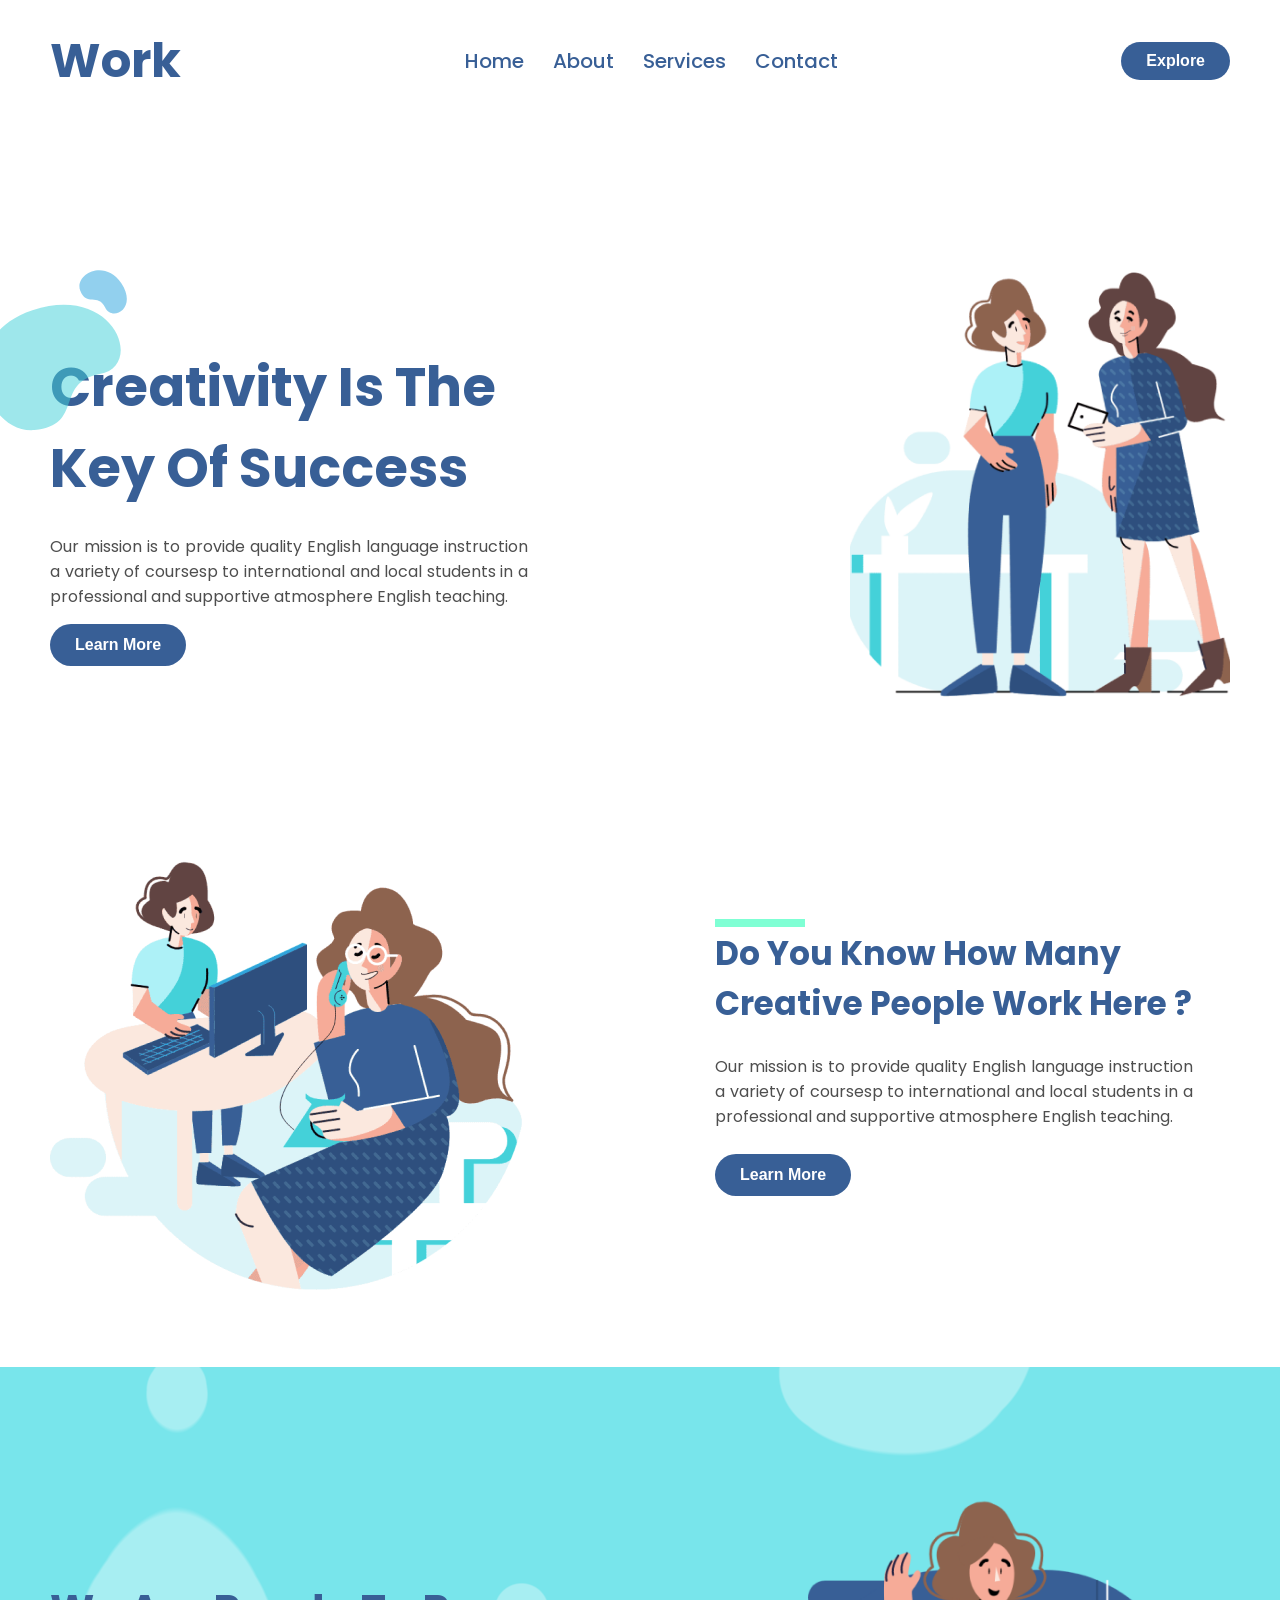
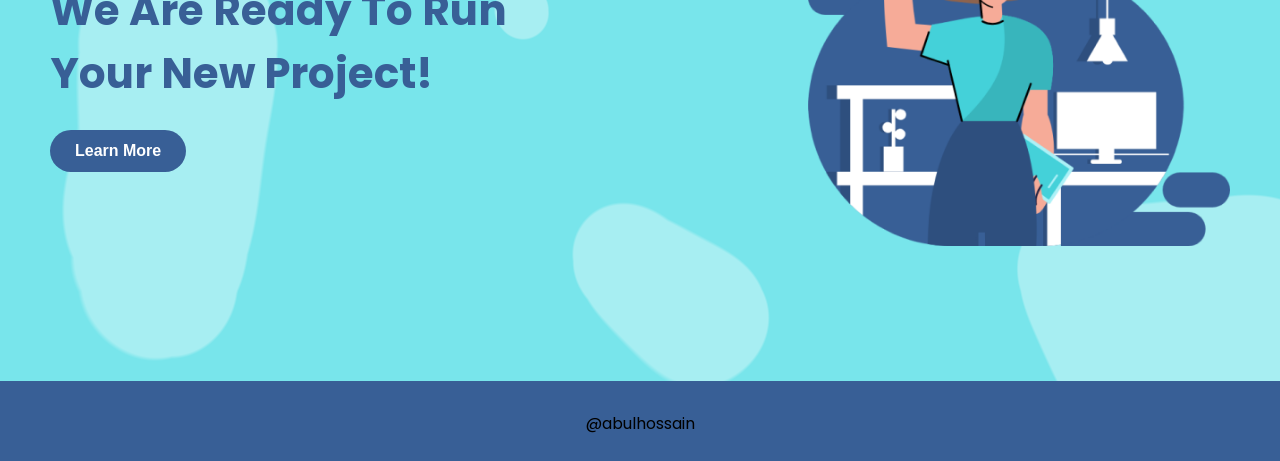
<file: ALL-Files_CMBD/Assignment/creative_work_ass-6_CMBD/index.html>
<!DOCTYPE html>
<html lang="en">
  <head>
    <meta charset="UTF-8" />
    <meta name="viewport" content="width=device-width, initial-scale=1.0" />
    <title>Creative Work</title>
    <link rel="stylesheet" href="./style.css" />
  </head>
  <body>
    <header>
      <div class="container-wrapper">
        <div class="container">
          <div class="header-logo">Work</div>
          <div>
            <nav>
              <ul>
                <li><a href="#">Home</a></li>
                <li><a href="#">About</a></li>
                <li><a href="#">Services</a></li>
                <li><a href="#">Contact</a></li>
              </ul>
            </nav>
          </div>
          <div>
            <button class="header-btn"><a href="#">Explore</a></button>
          </div>
        </div>
      </div>
    </header>
    <main>
      <!-- hero section start -->
      <section id="hero">
        <div class="container-wrapper">
          <div class="hero-wrapper">
            <div class="hero-content">
              <div class="hero-content-title">
                <h2>Creativity Is The Key Of Success</h2>
              </div>
              <div class="hero-content-par">
                <p>
                  Our mission is to provide quality English language instruction
                  a variety of coursesp to international and local students in a
                  professional and supportive atmosphere English teaching.
                </p>
              </div>
              <button class="hero-btn"><a href="#">Learn More</a></button>
              <div class="hero-img-s">
                <img src="./img/heroimgs.png" alt="" />
              </div>
            </div>
            <div class="hero-img"><img src="./img/heroimg.png" alt="" /></div>
          </div>
        </div>
      </section>
      <!-- hero section end -->
      <section id="hero">
        <div class="container-wrapper">
          <div class="hero-wrapper-two">
            <div class="hero-content-two">
              <div class="hero-content-title-two title">
                <h2>Do You Know How Many Creative People Work Here ?</h2>
              </div>
              <div class="hero-content-par">
                <p>
                  Our mission is to provide quality English language instruction
                  a variety of coursesp to international and local students in a
                  professional and supportive atmosphere English teaching.
                </p>
              </div>
              <button class="hero-btn-two"><a href="#">Learn More</a></button>
            </div>
            <div class="hero-img"><img src="./img/hero-tow.png" alt="" /></div>
          </div>
        </div>
      </section>
      <!-- hero two section  end -->
      <!-- project section start -->
      <section id="project">
        <div class="container-wrapper">
          <div class="project-container">
            <div class="pro-content">
              <div class="pro-content-title">
                <h3>We Are Ready To Run Your New Project!</h3>
              </div>
              <button class="hero-btn-two"><a href="#">Learn More</a></button>
            </div>
            <div class="pro-img">
              <img src="./img/pro.png" alt="" />
            </div>
          </div>
        </div>
      </section>
    </main>
    <footer>
      <div style="text-align: center; padding-top: 30px">
        <p>@abulhossain</p>
      </div>
    </footer>
  </body>
</html>
</file>
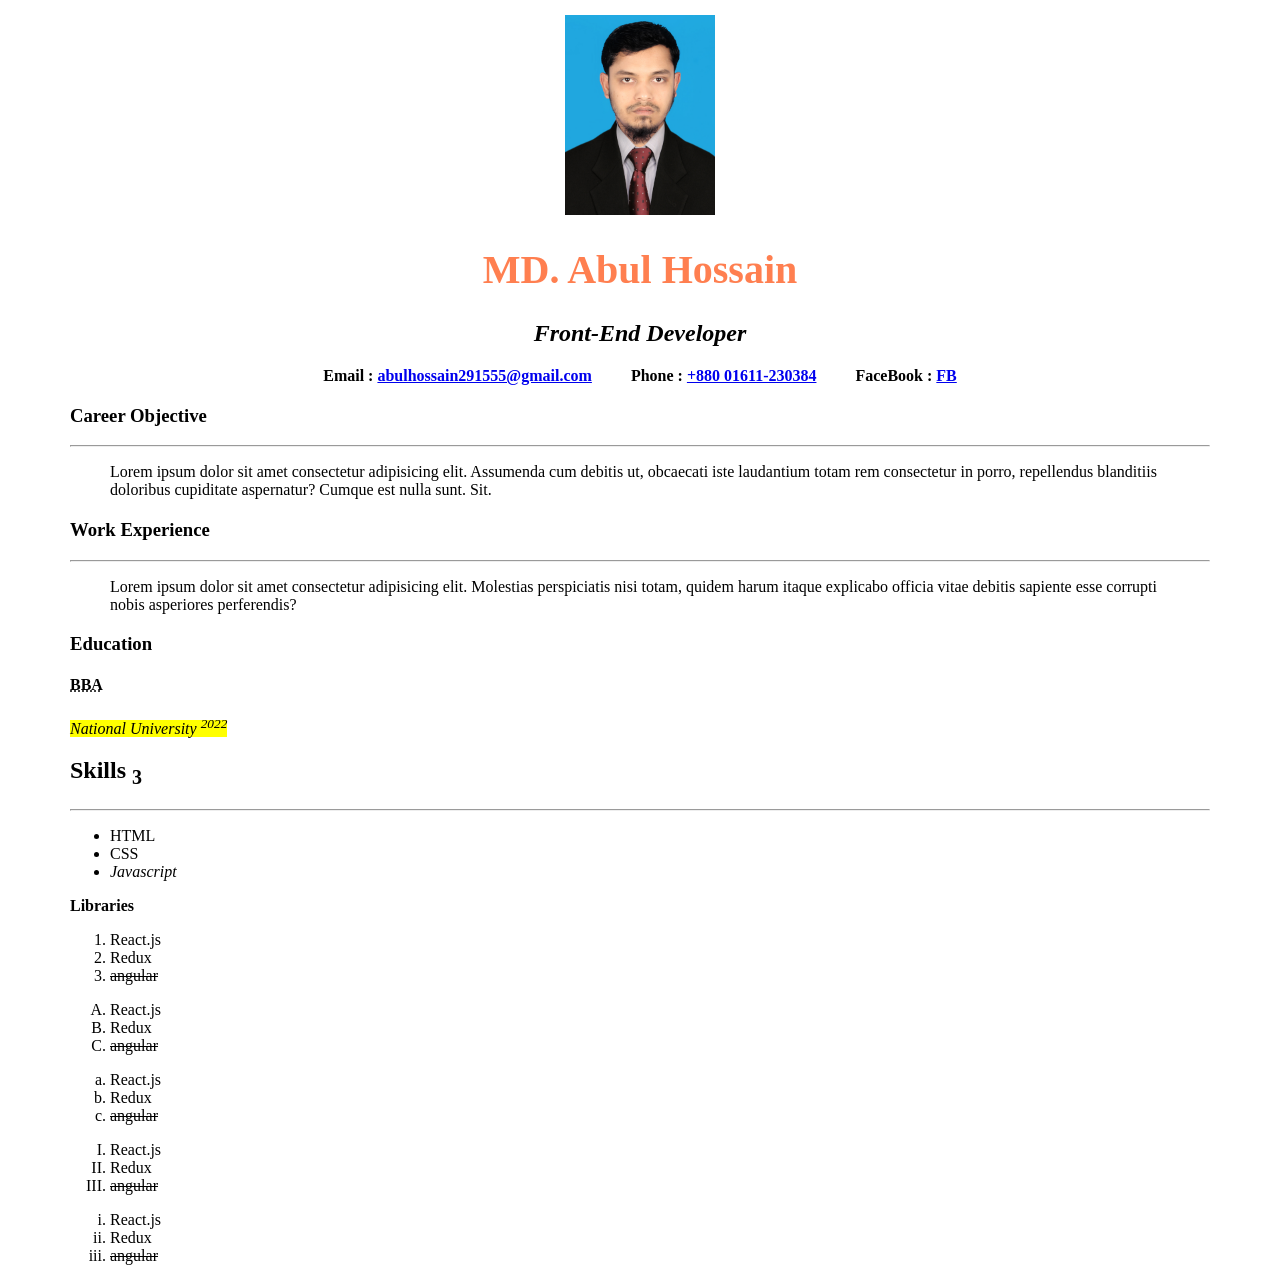
<file: ALL-Files_CMBD/Assignment/HTML-1_CMBD-resume - ass-1/index.html>
<!DOCTYPE html>
<html lang="en">
  <head>
    <meta charset="UTF-8" />
    <meta name="viewport" content="width=device-width, initial-scale=1.0" />
    <title>Resume</title>
  </head>
  <body style="max-width: 1140px; margin: auto">
    <header>
      <div style="text-align: center; margin-top: 15px">
        <img
          width="150px"
          height="auto"
          src="./image/abul hossain (2).jpg"
          alt="abul hossain"
        />
      </div>
      <h1
        style="
          text-align: center;
          font-weight: 700;
          font-size: 40px;
          color: coral;
        "
      >
        MD. Abul Hossain
      </h1>
      <h2 style="text-align: center; font-style: italic">
        Front-End Developer
      </h2>
      <div style="text-align: center">
        <span style="font-weight: bold"
          >Email :
          <a href="mailto:abulhossain291555@gmail.com"
            >abulhossain291555@gmail.com</a
          ></span
        >
        <span style="font-weight: bold; margin-left: 35px"
          >Phone : <a href="tel:+8801611230384">+880 01611-230384</a></span
        >
        <span style="font-weight: bold; margin-left: 35px"
          >FaceBook :
          <a href="https://www.facebook.com/abulhossainofficial0">FB</a></span
        >
      </div>
    </header>
    <main>
      <!-- career objective section-->
      <section style="margin-top: 20px">
        <div>
          <h3>Career Objective</h3>
          <hr />
          <blockquote>
            <p>
              Lorem ipsum dolor sit amet consectetur adipisicing elit. Assumenda
              cum debitis ut, obcaecati iste laudantium totam rem consectetur in
              porro, repellendus blanditiis doloribus cupiditate aspernatur?
              Cumque est nulla sunt. Sit.
            </p>
          </blockquote>
        </div>
      </section>
      <!-- work experience section  -->
      <section style="margin-top: 20px">
        <div>
          <h3>Work Experience</h3>
          <hr />
          <blockquote>
            <p>
              Lorem ipsum dolor sit amet consectetur adipisicing elit. Molestias
              perspiciatis nisi totam, quidem harum itaque explicabo officia
              vitae debitis sapiente esse corrupti nobis asperiores perferendis?
            </p>
          </blockquote>
        </div>
      </section>
      <section>
        <div>
          <h3>Education</h3>
          <h4>
            <abbr title=" Bachelor of Business Administration">BBA </abbr>
          </h4>
          <p>
            <i>
              <mark>National University <sup>2022</sup></mark>
            </i>
          </p>
        </div>
      </section>
      <!-- Skills section -->
      <section>
        <div>
          <h2>Skills <sub>3</sub></h2>
          <hr />
          <ul>
            <li>HTML</li>
            <li>CSS</li>
            <em><li>Javascript</li></em>
          </ul>
          <p><strong>Libraries</strong></p>
          <ol type="1">
            <li>React.js</li>
            <li>Redux</li>
            <del> <li>angular</li></del>
          </ol>
          <ol type="A">
            <li>React.js</li>
            <li>Redux</li>
            <del> <li>angular</li></del>
          </ol>
          <ol type="a">
            <li>React.js</li>
            <li>Redux</li>
            <del> <li>angular</li></del>
          </ol>
          <ol type="I">
            <li>React.js</li>
            <li>Redux</li>
            <del> <li>angular</li></del>
          </ol>
          <ol type="i">
            <li>React.js</li>
            <li>Redux</li>
            <del> <li>angular</li></del>
          </ol>
        </div>
      </section>
    </main>
  </body>
</html>
</file>
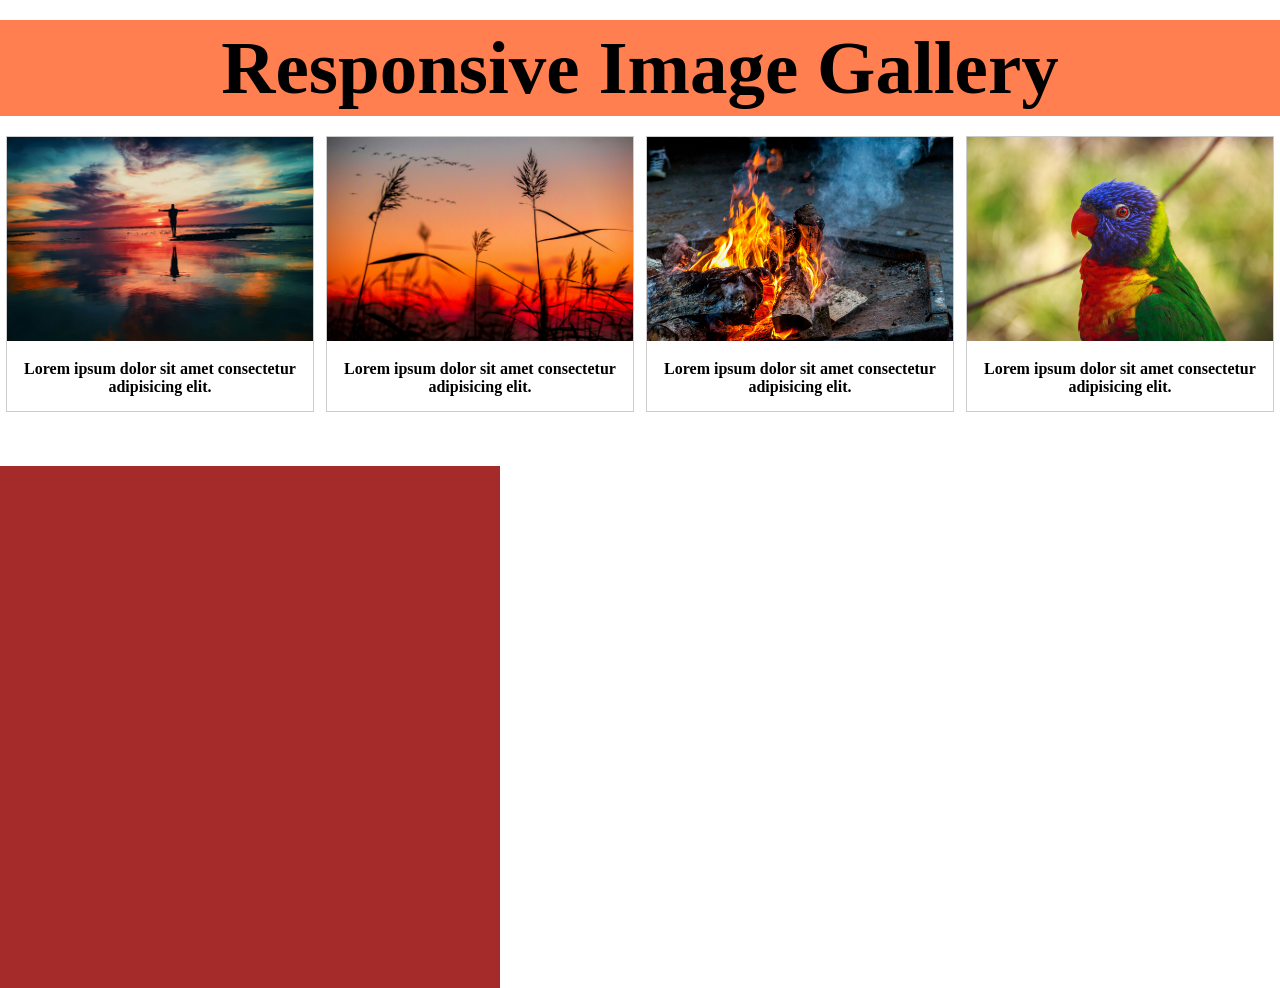
<file: ALL-Files_CMBD/Assignment/HTML-CSS_PHOTO-GALLERY-ASS-3/index.html>
<!DOCTYPE html>
<html lang="en">
  <head>
    <meta charset="UTF-8" />
    <meta name="viewport" content="width=device-width, initial-scale=1.0" />
    <title>Responsive Image Gallery</title>
    <link rel="stylesheet" href="style.css" />
  </head>
  <body>
    <main>
      <section style="margin-bottom: 350px">
        <div class="head"><h1>Responsive Image Gallery</h1></div>
        <!-- main div -->
        <div>
          <!-- image 1 -->
          <div class="responsive">
            <div class="gallery">
              <a target="_blank" href="image-1">
                <img width="600" height="400" src="./img/imf-1.jpg" alt="" />
              </a>
              <div class="desc">
                <h4>
                  Lorem ipsum dolor sit amet consectetur adipisicing elit.
                </h4>
              </div>
            </div>
          </div>
          <!-- image 2 -->
          <div class="responsive">
            <div class="gallery">
              <a target="_blank" href="./img/img-2.jpg">
                <img width="600" height="400" src="./img/img-2.jpg" alt="" />
              </a>
              <div class="desc">
                <h4>
                  Lorem ipsum dolor sit amet consectetur adipisicing elit.
                </h4>
              </div>
            </div>
          </div>
          <!-- image 3 -->
          <div class="responsive">
            <div class="gallery">
              <a target="_blank" href="image-1">
                <img width="600" height="400" src="./img/img-3.jpg" alt="" />
              </a>
              <div class="desc">
                <h4>
                  Lorem ipsum dolor sit amet consectetur adipisicing elit.
                </h4>
              </div>
            </div>
          </div>
          <!-- image 4 -->
          <div class="responsive">
            <div class="gallery">
              <a target="_blank" href="image-1">
                <img width="600" height="400" src="./img/img-5.jpg" alt="" />
              </a>
              <div class="desc">
                <h4>
                  Lorem ipsum dolor sit amet consectetur adipisicing elit.
                </h4>
              </div>
            </div>
          </div>
        </div>
      </section>
      <section
        style="background-color: brown; width: 500px; height: 522px"
      ></section>
    </main>
  </body>
</html>
</file>
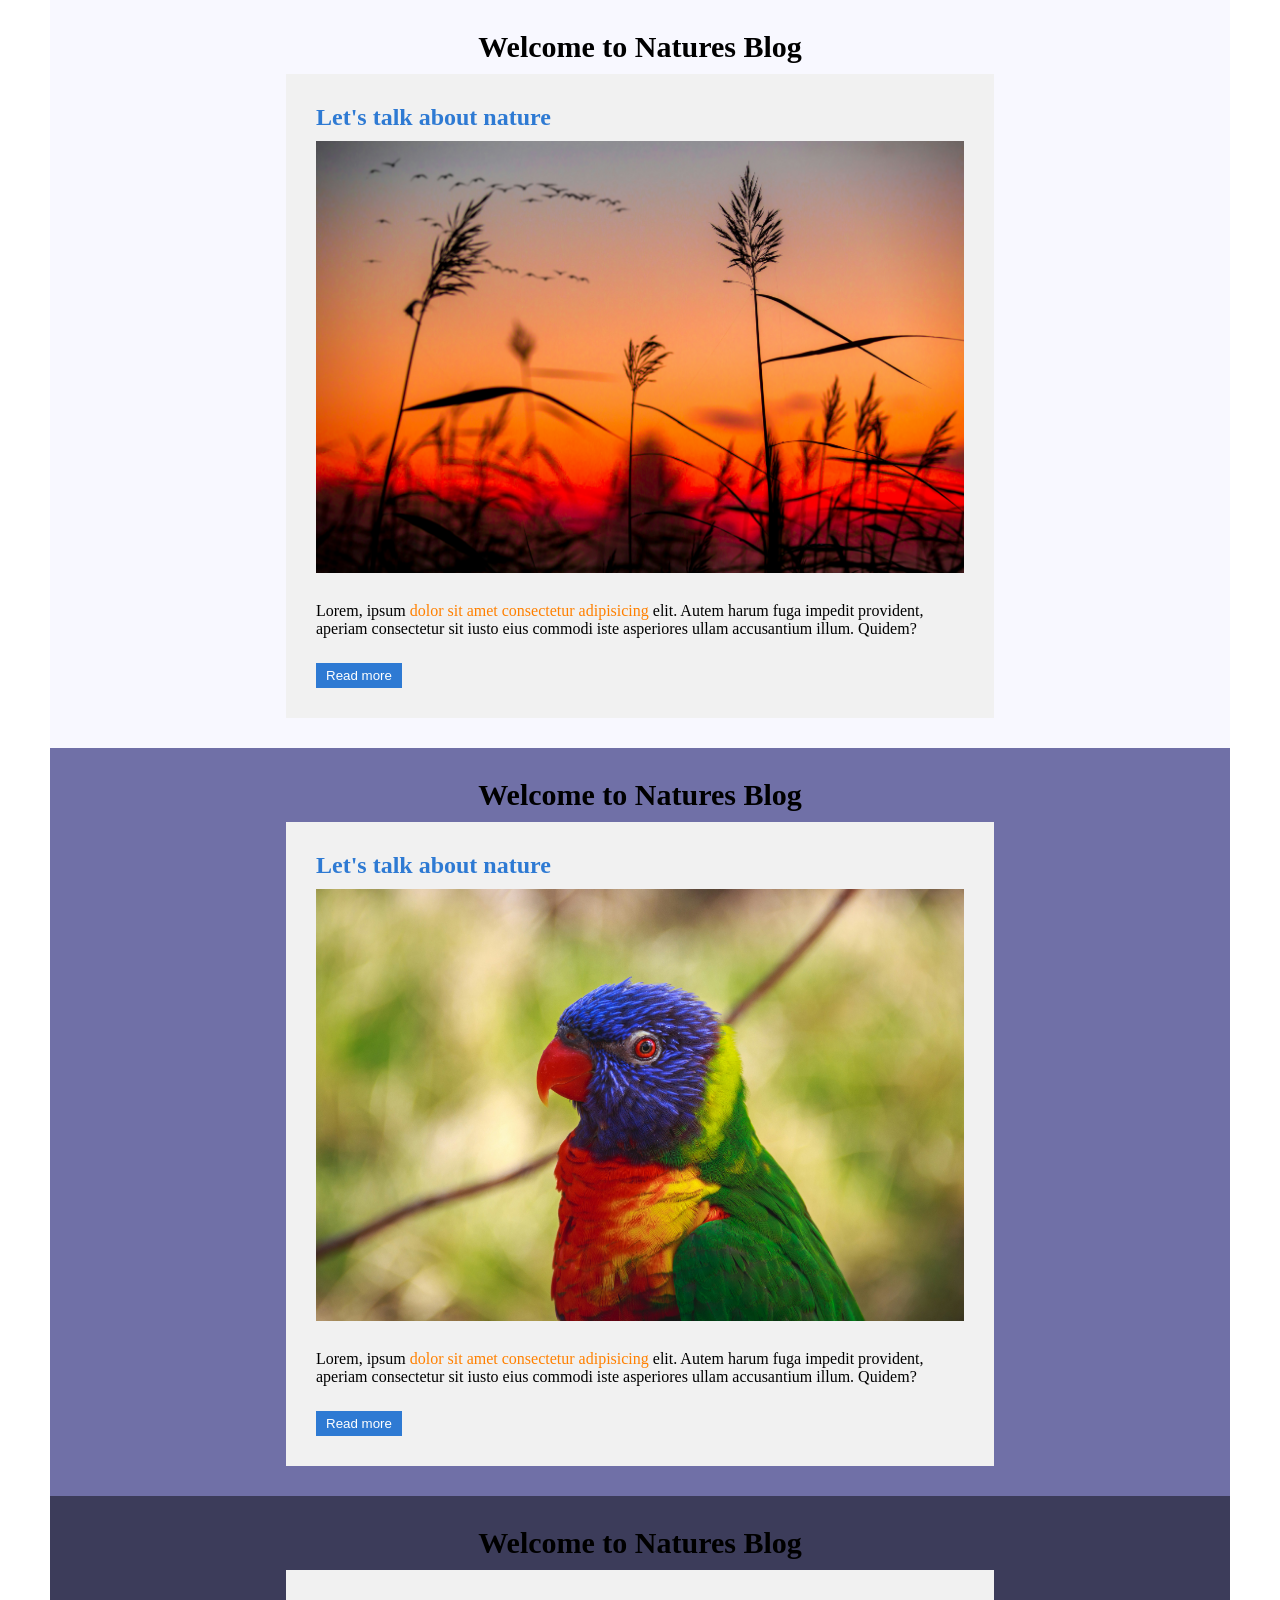
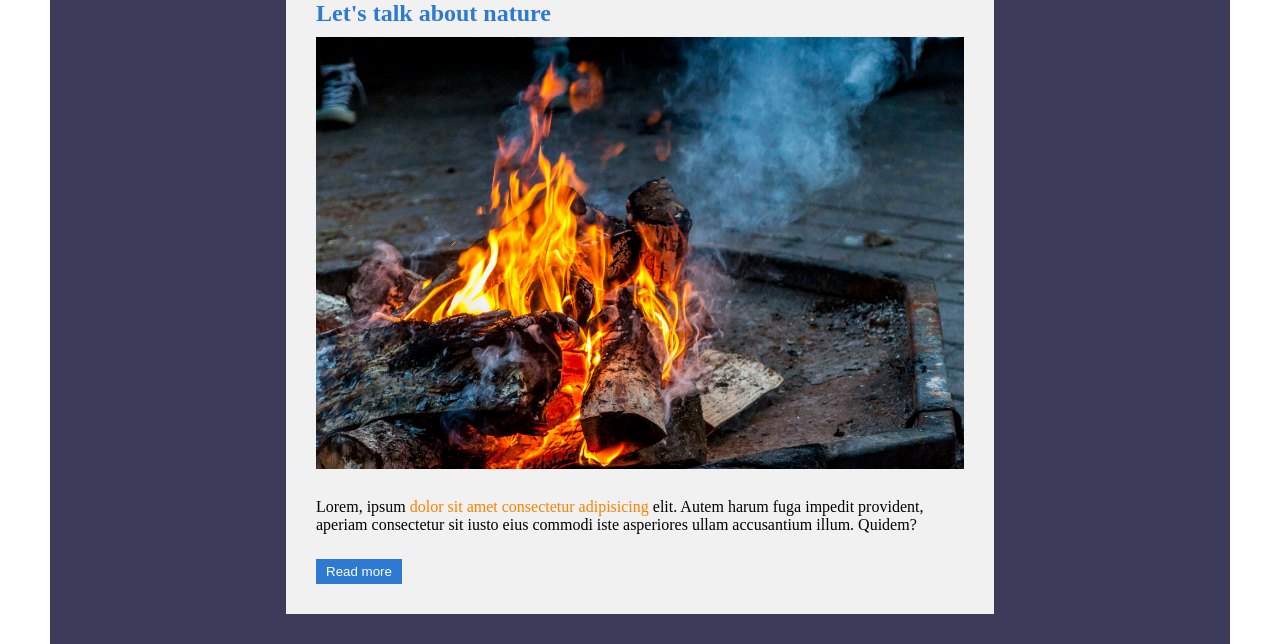
<file: ALL-Files_CMBD/Assignment/html-css_photo-gallery_ass-3/index.html>
<!DOCTYPE html>
<html lang="en">
  <head>
    <meta charset="UTF-8" />
    <meta name="viewport" content="width=device-width, initial-scale=1.0" />
    <title>welcome to blog</title>
    <link rel="stylesheet" href="style.css" />
  </head>
  <body>
    <main>
      <!-- img 1 -->
      <section id="img-1">
        <div class="heding">
          <h1>Welcome to Natures Blog</h1>
        </div>
        <div class="div-color">
          <div style="margin-bottom: 10px; color: #2e7ad3">
            <h2>Let's talk about nature</h2>
          </div>
          <div>
            <img width="100%" src="img/img-2.jpg" alt="" />
          </div>
          <div style="margin: 25px 0">
            <p>
              Lorem, ipsum
              <span style="color: #ff8000"
                >dolor sit amet consectetur adipisicing
              </span>
              elit. Autem harum fuga impedit provident, aperiam consectetur sit
              iusto eius commodi iste asperiores ullam accusantium illum.
              Quidem?
            </p>
          </div>
          <div>
            <button
              style="
                padding: 5px 10px;
                background-color: #2e7ad3;
                color: white;
                border: none;
              "
            >
              <a href="#"></a>Read more
            </button>
          </div>
        </div>
      </section>
      <!-- img 3 -->
      <section id="img-2">
        <div class="heding">
          <h1>Welcome to Natures Blog</h1>
        </div>
        <div class="div-color">
          <div style="margin-bottom: 10px; color: #2e7ad3">
            <h2>Let's talk about nature</h2>
          </div>
          <div>
            <img width="100%" src="img/img-5.jpg" alt="" />
          </div>
          <div style="margin: 25px 0">
            <p>
              Lorem, ipsum
              <span style="color: #ff8000"
                >dolor sit amet consectetur adipisicing
              </span>
              elit. Autem harum fuga impedit provident, aperiam consectetur sit
              iusto eius commodi iste asperiores ullam accusantium illum.
              Quidem?
            </p>
          </div>
          <div>
            <button
              style="
                padding: 5px 10px;
                background-color: #2e7ad3;
                color: white;
                border: none;
              "
            >
              <a href="#"></a>Read more
            </button>
          </div>
        </div>
      </section>
      <!-- img 3 -->
      <section id="img-3">
        <div class="heding">
          <h1>Welcome to Natures Blog</h1>
        </div>
        <div class="div-color">
          <div style="margin-bottom: 10px; color: #2e7ad3">
            <h2>Let's talk about nature</h2>
          </div>
          <div>
            <img width="100%" src="img/img-3.jpg" alt="" />
          </div>
          <div style="margin: 25px 0">
            <p>
              Lorem, ipsum
              <span style="color: #ff8000"
                >dolor sit amet consectetur adipisicing
              </span>
              elit. Autem harum fuga impedit provident, aperiam consectetur sit
              iusto eius commodi iste asperiores ullam accusantium illum.
              Quidem?
            </p>
          </div>
          <div>
            <button
              style="
                padding: 5px 10px;
                background-color: #2e7ad3;
                color: white;
                border: none;
              "
            >
              <a href="#"></a>Read more
            </button>
          </div>
        </div>
      </section>
    </main>
  </body>
</html>
</file>
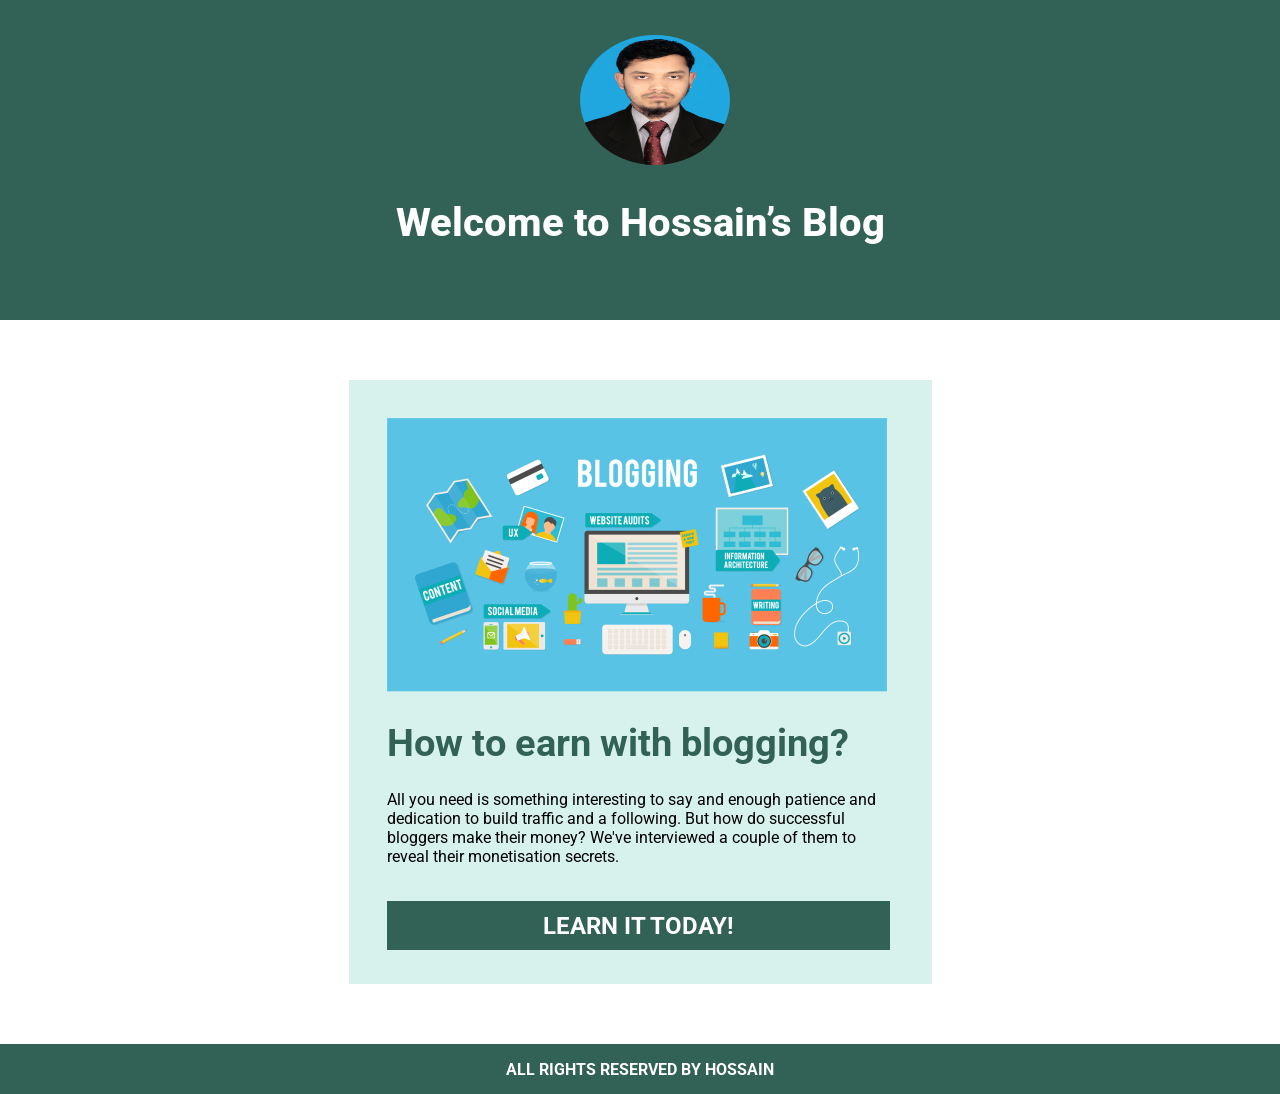
<file: ALL-Files_CMBD/Assignment/html-css_project_ass-4.2_CMBD/index.html>
<!DOCTYPE html>
<html lang="en">
  <head>
    <meta charset="UTF-8" />
    <meta name="viewport" content="width=device-width, initial-scale=1.0" />
    <title>abul hossain blogs</title>
    <link rel="stylesheet" href="./style.css" />
  </head>
  <body>
    <header>
      <div class="head">
        <div class="head-img">
          <div style="padding-top: 35px">
            <img
              style="border-radius: 80%"
              width="150px"
              height="130px"
              src="./img/IMG_39630.jpg"
              alt=""
            />
          </div>
        </div>
        <h1
          style="
            text-align: center;
            margin-top: 30px;
            font-size: 40px;
            font-weight: 800;
            color: #fff;
          "
        >
          Welcome to Hossain’s Blog
        </h1>
      </div>
    </header>
    <main>
      <section>
        <div class="main-content">
          <div style="padding: 38px">
            <div>
              <img src="./img/blog-img.png" alt="" />
            </div>
            <div class="blog-des"><h2>How to earn with blogging?</h2></div>
            <div class="blog-p">
              <p>
                All you need is something interesting to say and enough patience
                and dedication to build traffic and a following. But how do
                successful bloggers make their money? We've interviewed a couple
                of them to reveal their monetisation secrets.
              </p>
            </div>
            <div class="blog-btn">
              <div>
                <h5 class="blog-btn-des">LEARN IT TODAY!</h5>
              </div>
            </div>
          </div>
        </div>
      </section>
    </main>
    <footer style="display: flex; justify-content: center; align-items: center">
      <div>
        <p>ALL RIGHTS RESERVED BY HOSSAIN</p>
      </div>
    </footer>
  </body>
</html>
</file>
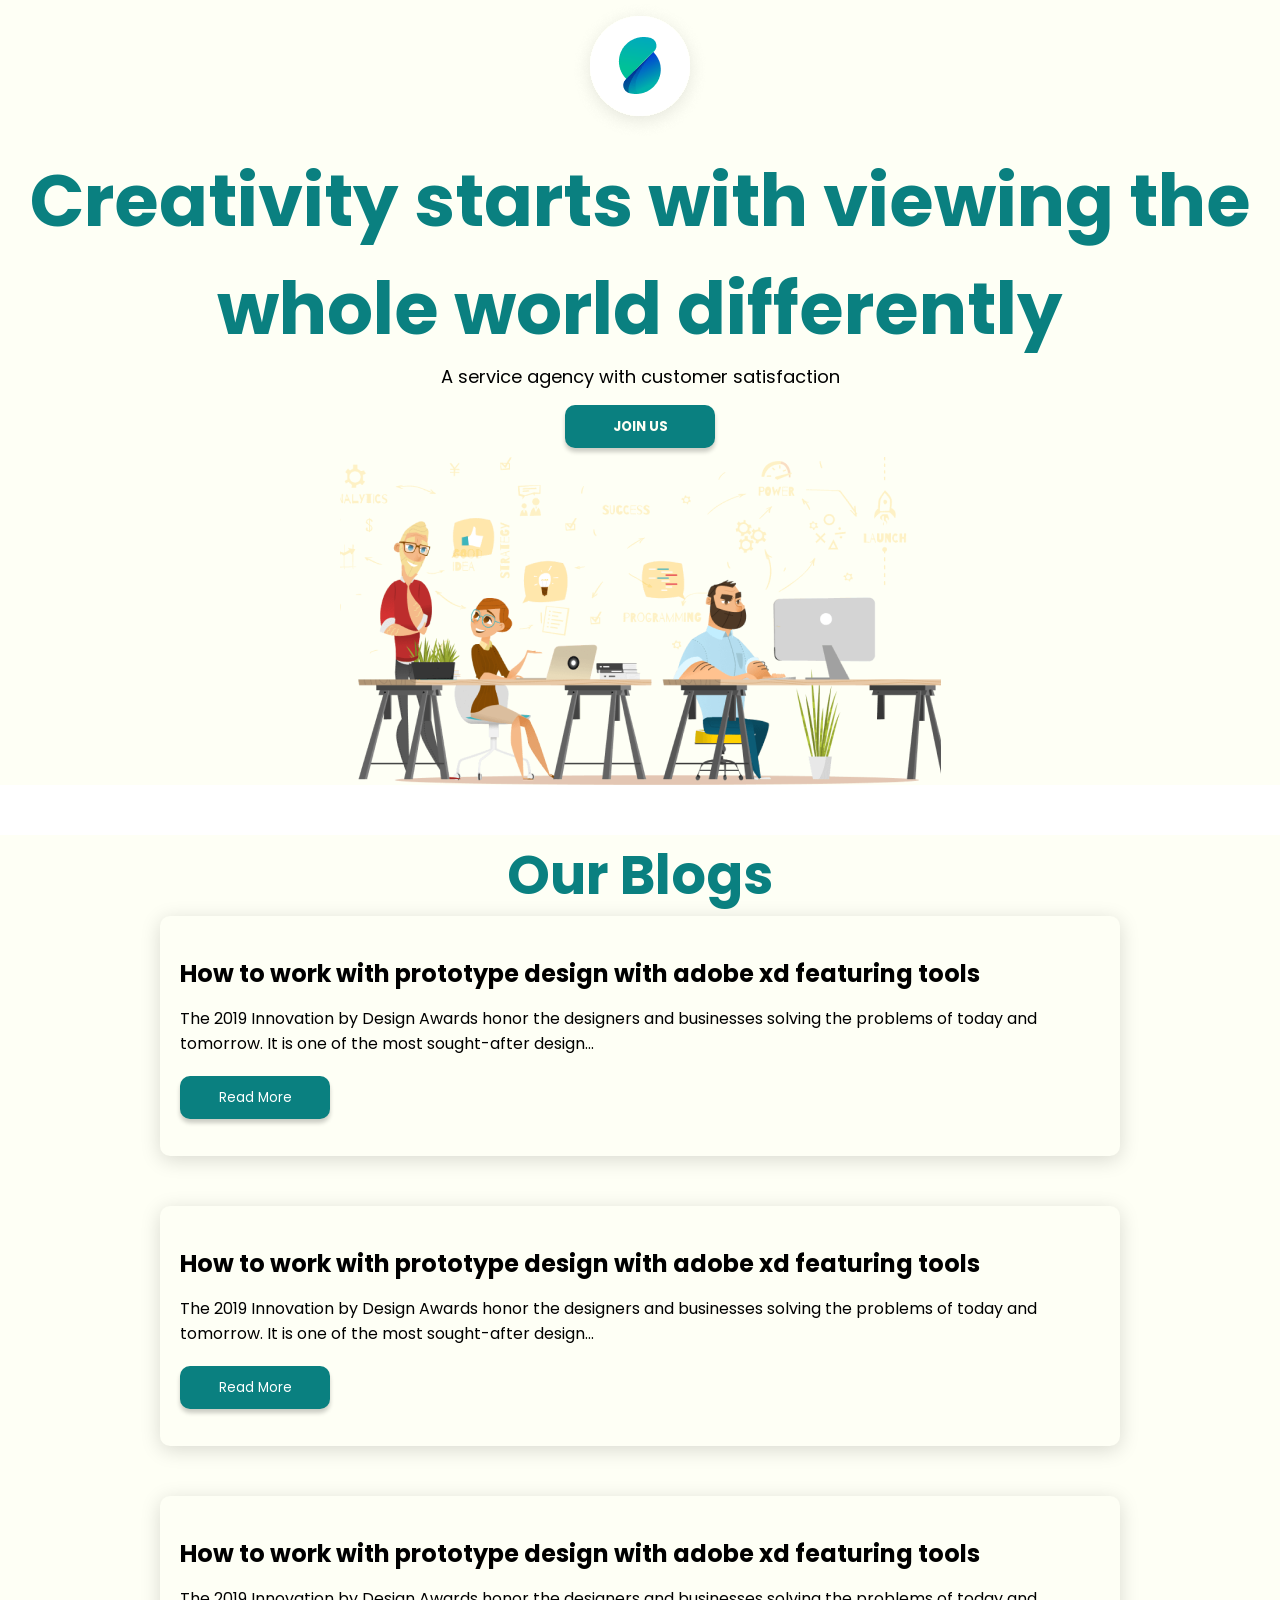
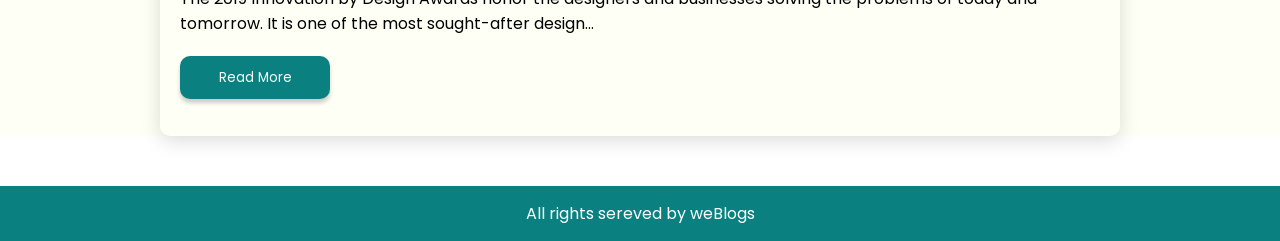
<file: ALL-Files_CMBD/Assignment/html-css_startup-page_ass-4_CMBD/index.html>
<!DOCTYPE html>
<html lang="en">
  <head>
    <meta charset="UTF-8" />
    <meta name="viewport" content="width=device-width, initial-scale=1.0" />
    <title>startup-page</title>
    <link rel="stylesheet" href="./style.css" />
  </head>
  <body>
    <main>
      <!-- hero section section start -->
      <section id="hero">
        <div>
          <div class="hero-logo"><img src="./img/hero-logo.png" alt="" /></div>
          <div class="hero-des">
            <h1>Creativity starts with viewing the whole world differently</h1>
          </div>
          <div class="hero-p">
            <p>A service agency with customer satisfaction</p>
          </div>
          <div class="hero-btn">
            <button class="hero-button">JOIN US</button>
          </div>
        </div>
      </section>
      <!-- hero section section end -->
      <!-- our blog section start  -->
      <section id="blog">
        <div>
          <div class="blog-title"><h2>Our Blogs</h2></div>
          <!-- 1st box-->
          <div class="blog-box">
            <div>
              <h2 class="blog-des-title">
                How to work with prototype design with adobe xd featuring tools
              </h2>
              <p class="blog-des-p">
                The 2019 Innovation by Design Awards honor the designers and
                businesses solving the problems of today and tomorrow. It is one
                of the most sought-after design...
              </p>
              <button class="blog-btn">Read More</button>
            </div>
          </div>
          <!-- 2nd box-->
          <div class="blog-box">
            <div>
              <h2 class="blog-des-title">
                How to work with prototype design with adobe xd featuring tools
              </h2>
              <p class="blog-des-p">
                The 2019 Innovation by Design Awards honor the designers and
                businesses solving the problems of today and tomorrow. It is one
                of the most sought-after design...
              </p>
              <button class="blog-btn">Read More</button>
            </div>
          </div>
          <!-- 3rd box-->
          <div class="blog-box">
            <div>
              <h2 class="blog-des-title">
                How to work with prototype design with adobe xd featuring tools
              </h2>
              <p class="blog-des-p">
                The 2019 Innovation by Design Awards honor the designers and
                businesses solving the problems of today and tomorrow. It is one
                of the most sought-after design...
              </p>
              <button class="blog-btn">Read More</button>
            </div>
          </div>
        </div>
      </section>
      <!-- our blog section end  -->
    </main>
    <footer style="text-align: center; color: white">
      <p>All rights sereved by weBlogs</p>
    </footer>
  </body>
</html>
</file>
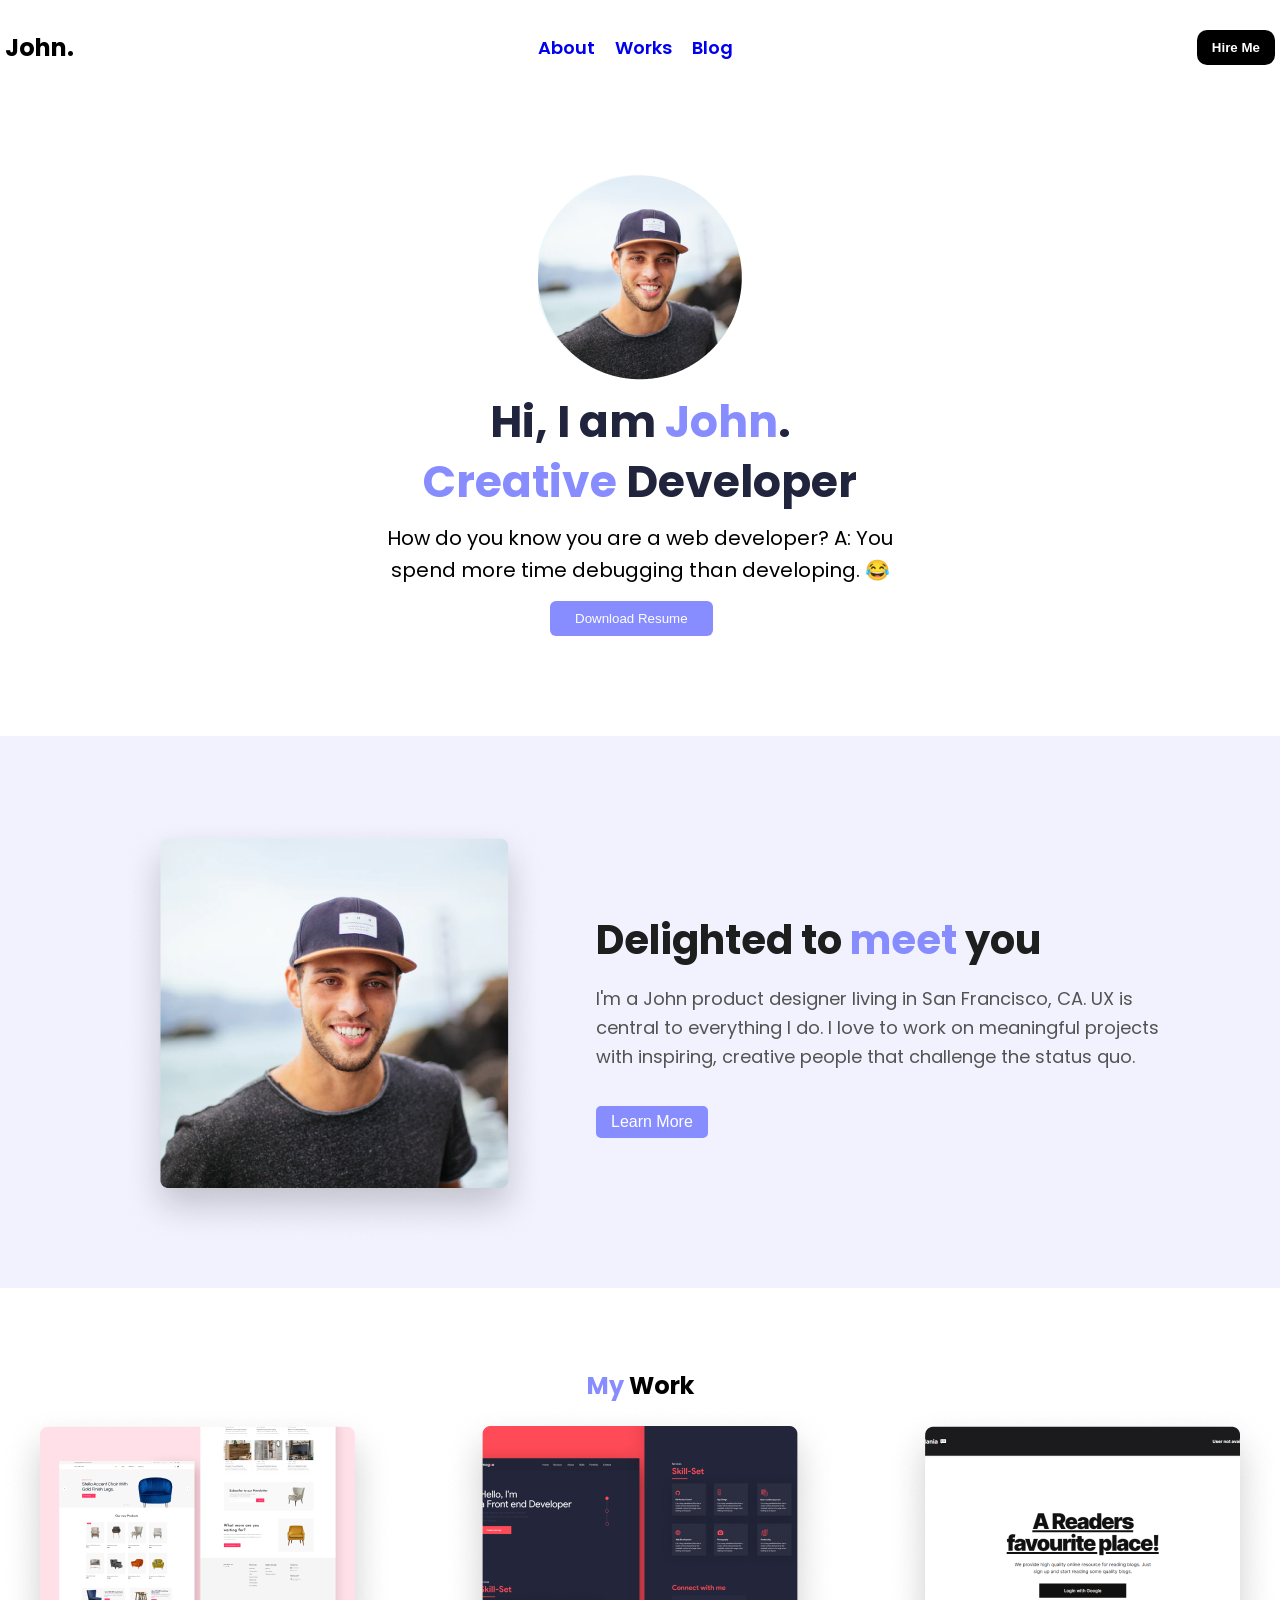
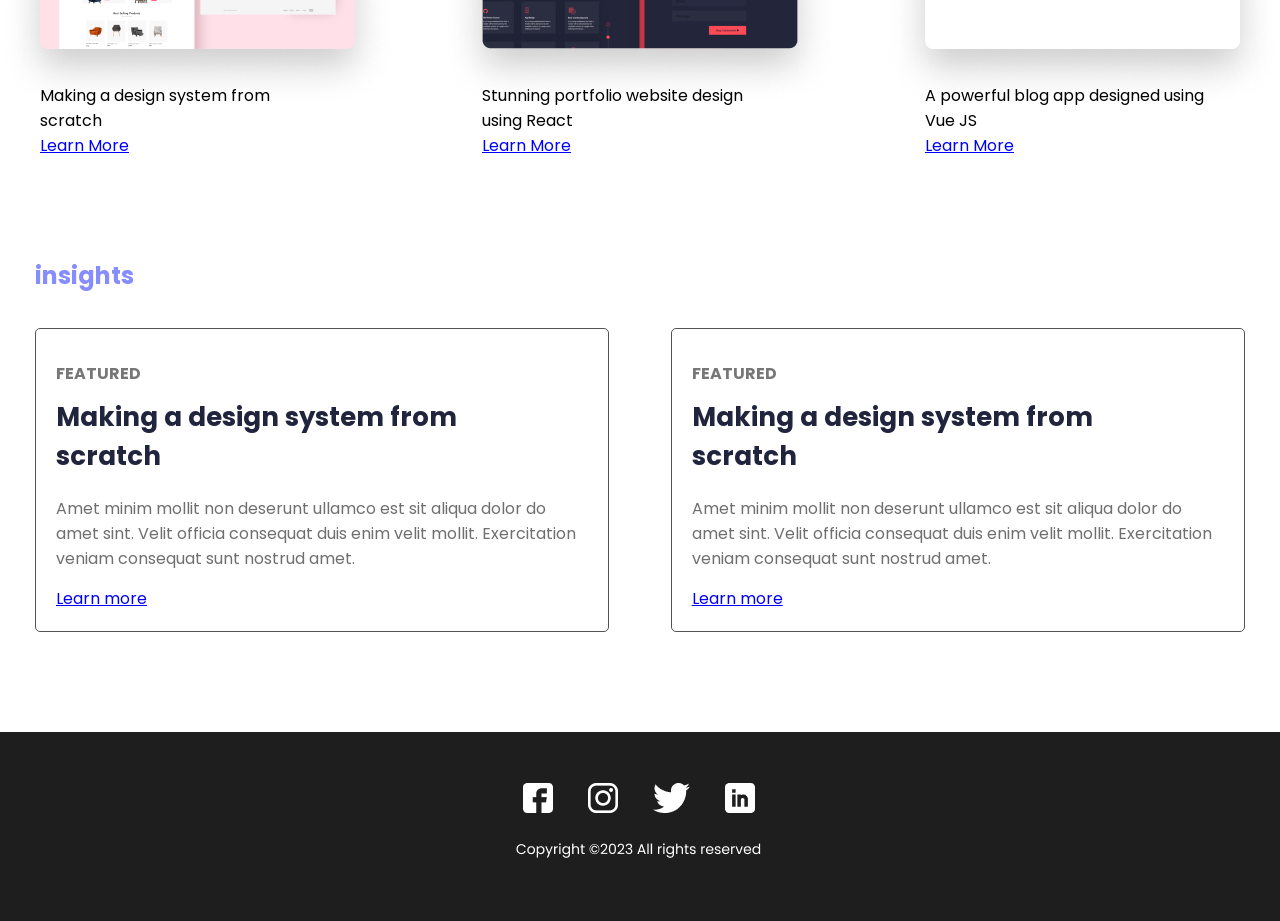
<file: ALL-Files_CMBD/Assignment/html-cssflexbox_ass-5_CMBD/index.html>
<!DOCTYPE html>
<html lang="en">
  <head>
    <meta charset="UTF-8" />
    <meta name="viewport" content="width=device-width, initial-scale=1.0" />
    <title>Html & css flexbox Frontend design</title>
    <link rel="stylesheet" href="./style.css" />
  </head>
  <body>
    <header class="container">
      <nav>
        <div class="nav-bar">
          <div><h2>John.</h2></div>
          <div class="nav-menu">
            <a href="#">About</a>
            <a href="#">Works</a>
            <a href="#">Blog</a>
          </div>
          <div>
            <button><a href="#">Hire Me</a></button>
          </div>
        </div>
      </nav>
    </header>
    <main>
      <!-- hero section start -->
      <section class="container hero">
        <div>
          <div class="hero-img"><img src="./img/Ellipse 1.png" alt="" /></div>
          <div class="hero-title">
            <h2>
              Hi, I am <span class="hero-title-span">John</span>. <br />
              <span class="hero-title-span">Creative</span> Developer
            </h2>
          </div>
          <div class="hero-par">
            <p>
              How do you know you are a web developer? A: You spend more time
              debugging than developing. 😂
            </p>
          </div>
          <div class="hero-btn"><button>Download Resume</button></div>
        </div>
      </section>
      <!-- hero section end -->
      <!-- meet you section start -->
      <section class="meet">
        <div class="meet-width">
          <div class="meet-main">
            <div class="meet-img">
              <img src="./img/unsplash_6anudmpILw4.png" alt="" />
            </div>
            <div class="meet-content">
              <div>
                <h2 class="meet-content-t">
                  Delighted to <span class="hero-title-span">meet</span> you
                </h2>
              </div>
              <div>
                <p class="meet-content-p">
                  I'm a John product designer living in San Francisco, CA. UX is
                  central to everything I do. I love to work on meaningful
                  projects with inspiring, creative people that challenge the
                  status quo.
                </p>
              </div>
              <div><button class="meet-content-btn">Learn More</button></div>
            </div>
          </div>
        </div>
      </section>
      <!-- meet you section end -->
      <!-- my work section  -->
      <section class="container my-work">
        <div>
          <div class="my-work-title">
            <h2><span class="hero-title-span">My</span> Work</h2>
          </div>
          <!-- work imge -->
          <div class="work-img">
            <!-- 1st img -->
            <div>
              <div>
                <div><img src="./img/image 3.png" alt="" /></div>
                <div class="work-img-content">
                  <p>Making a design system from scratch</p>
                  <a style="text-decoration: underline; color: blue" href="#"
                    >Learn More</a
                  >
                </div>
              </div>
            </div>
            <!-- 2nd img -->
            <div>
              <div>
                <img src="./img/image 2 (1).png" alt="" />
                <div class="work-img-content">
                  <p>Stunning portfolio website design using React</p>
                  <a style="text-decoration: underline; color: blue" href="#"
                    >Learn More</a
                  >
                </div>
              </div>
            </div>
            <!-- 3rd img -->
            <div>
              <div>
                <img src="./img/image 1 (1).png" alt="" />
                <div class="work-img-content">
                  <p>A powerful blog app designed using Vue JS</p>
                  <a style="text-decoration: underline; color: blue" href="#"
                    >Learn More</a
                  >
                </div>
              </div>
            </div>
          </div>
        </div>
      </section>
      <!-- Insights section  -->
      <section class="container insights">
        <div>
          <h2 class="hero-title-span">insights</h2>
          <div class="insights-content">
            <div class="insights-content-st">
              <div><h5 class="insights-content-st-t1">FEATURED</h5></div>
              <div>
                <h3 class="insights-content-st-t2">
                  Making a design system from scratch
                </h3>
              </div>
              <div>
                <p class="insights-content-st-p">
                  Amet minim mollit non deserunt ullamco est sit aliqua dolor do
                  amet sint. Velit officia consequat duis enim velit mollit.
                  Exercitation veniam consequat sunt nostrud amet.
                </p>
              </div>
              <div style="margin-top: 15px">
                <a
                  style="text-decoration: underline; color: blue"
                  href="Learn More"
                  >Learn more</a
                >
              </div>
            </div>
            <div class="insights-content-nd">
              <div><h5 class="insights-content-st-t1">FEATURED</h5></div>
              <div>
                <h3 class="insights-content-st-t2">
                  Making a design system from scratch
                </h3>
              </div>
              <div>
                <p class="insights-content-st-p">
                  Amet minim mollit non deserunt ullamco est sit aliqua dolor do
                  amet sint. Velit officia consequat duis enim velit mollit.
                  Exercitation veniam consequat sunt nostrud amet.
                </p>
              </div>
              <div style="margin-top: 15px">
                <a
                  style="text-decoration: underline; color: blue"
                  href="Learn More"
                  >Learn more</a
                >
              </div>
            </div>
          </div>
        </div>
      </section>
    </main>
    <!-- <footer style="background-color: black; height: 120px">
      <div class="container">
        <div style="width: 350px"> </div>
      </div>
    </footer> -->
    <footer style="background-color: #1e1e1e">
      <div class="container"><img src="./img/Footer.png" alt="" /></div>
    </footer>
  </body>
</html>
</file>
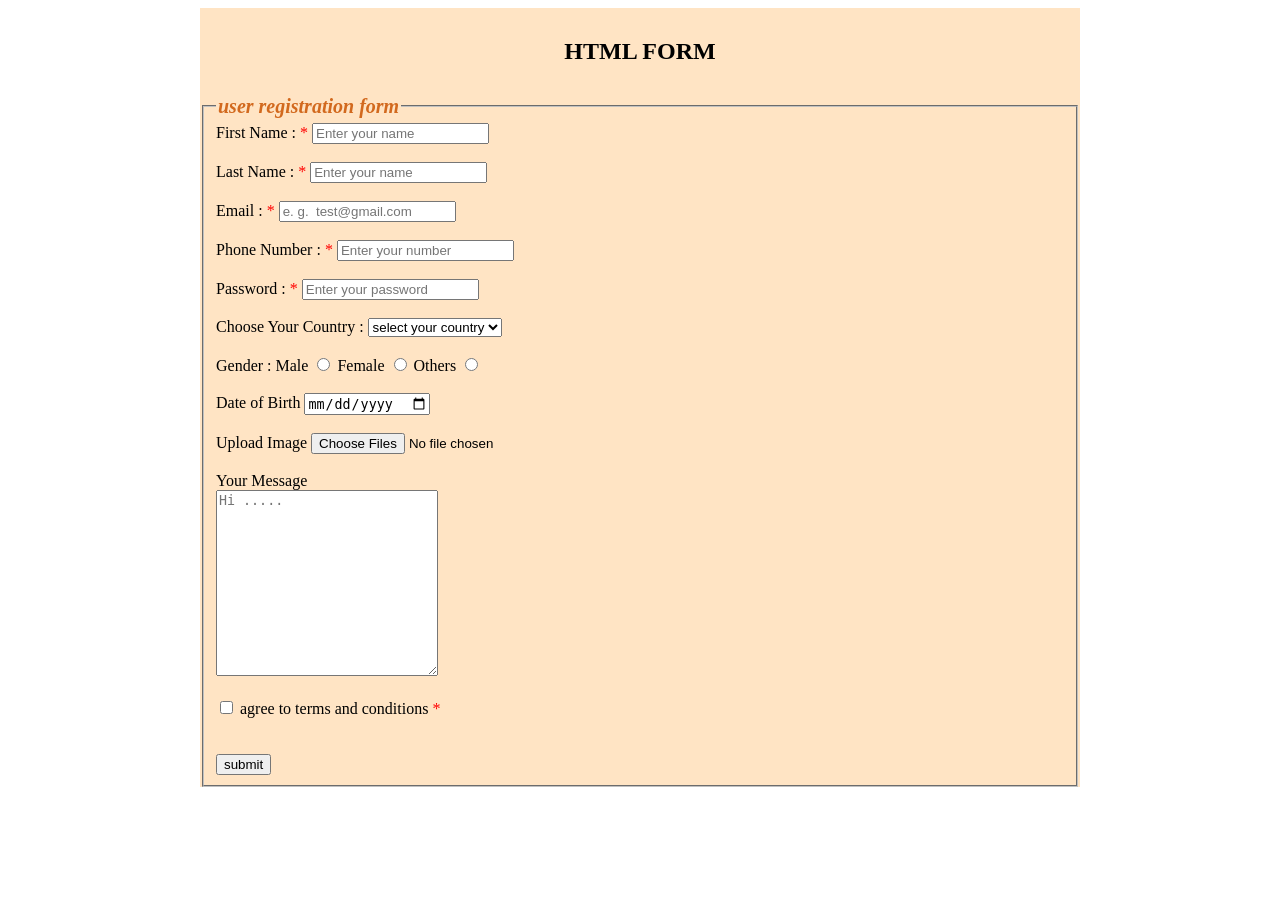
<file: ALL-Files_CMBD/Assignment/HTML-FORM-ASS_CMBD_ASS-2/index.html>
<!DOCTYPE html>
<html lang="en">
  <head>
    <meta charset="UTF-8" />
    <meta name="viewport" content="width=device-width, initial-scale=1.0" />
    <title>HTML FORM</title>
  </head>
  <body>
    <section style="max-width: 880px; margin: auto; background-color: bisque">
      <div>
        <div style="text-align: center; padding: 10px">
          <h2>HTML FORM</h2>
        </div>
        <form>
          <fieldset>
            <legend
              style="
                font-size: 20px;
                font-weight: 800;
                font-style: italic;
                color: chocolate;
              "
            >
              user registration form
            </legend>

            <label for="firstName">First Name : </label>
            <span style="color: red">*</span>
            <input
              type="text"
              name=""
              id="firstName"
              placeholder="Enter your name"
              required
            />
            <br />
            <br />
            <label for="lastName">Last Name : </label>
            <span style="color: red">*</span>
            <input
              type="text"
              name=""
              id="lastName"
              placeholder="Enter your name"
              required
            />
            <br />
            <br />
            <label for="email">Email : </label>
            <span style="color: red">*</span>
            <input
              type="email"
              name=""
              id="email"
              placeholder="e. g.  test@gmail.com"
              required
            />
            <br />
            <br />
            <label for="phoneNumber">Phone Number : </label>
            <span style="color: red">*</span>
            <input
              type="number"
              name=""
              id="phoneNumber"
              placeholder="Enter your number"
              required
            />
            <br />
            <br />
            <label for="password">Password : </label>
            <span style="color: red">*</span>
            <input
              type="password"
              name=""
              id="password"
              placeholder="Enter your password"
              required
            />
            <br />
            <br />
            <label for="country">Choose Your Country : </label>
            <select name="" id="country">
              <option value="">select your country</option>
              <option value="bangladesh">Bangladesh</option>
              <option value="pakistan">Pakistan</option>
              <option value="nepal">Nepal</option>
              <option value="india">India</option>
              <option value="usa">USA</option>
            </select>
            <br />
            <br />
            <label for="gender">Gender : </label>
            <label for="male">Male</label>
            <input type="radio" name="gender" id="male" />
            <label for="female">Female</label>
            <input type="radio" name="gender" id="female" />
            <label for="others">Others</label>
            <input type="radio" name="gender" id="others" />
            <br />
            <br />
            <label for="date">Date of Birth</label>
            <input type="date" name="date" id="date" />
            <br />
            <br />
            <label for="upload">Upload Image</label>
            <input type="file" accept="Image/*" multiple name="" id="upload" />
            <br />
            <br />
            <label for="comment">Your Message</label> <br />
            <textarea
              name="comment"
              id="comment"
              cols="25"
              rows="12"
              placeholder="Hi ....."
            ></textarea>
            <br /><br />
            <input type="checkbox" name="" id="conditions" required />
            <label for="conditions">agree to terms and conditions</label>
            <span style="color: red">*</span>
            <br />
            <br />
            <br />
            <input type="submit" value="submit" />
          </fieldset>
        </form>
      </div>
    </section>
  </body>
</html>
</file>
<file: ALL-Files_CMBD/Assignment/Career-page_ass-7_CMBD/style.css>
@import url("https://fonts.googleapis.com/css2?family=Poppins:ital,wght@0,100;0,200;0,300;0,400;0,500;0,600;0,700;0,800;0,900;1,100;1,200;1,300;1,400;1,500;1,600;1,700;1,800;1,900&display=swap");

* {
  margin: 0;
  padding: 0;
  box-sizing: border-box;
}

body {
  font-family: "Poppins", sans-serif;
}
img {
  max-width: 100%;
}

:root {
  --btn-color: #3936c4;
  --section-title-fot-size: 42px;
  --card-title-fot-size: 24px;
  --paragraph-font-size: 16px;
}

a {
  text-decoration: none;
}
.container-wrapper {
  max-width: 1240px;
  margin: auto;
}
li {
  list-style: none;
}

/* header style */
header {
  padding: 25px 0;
  background-color: #fffcf5;
}
.nav-container {
  display: flex;
  justify-content: space-between;
  align-items: center;
  text-align: center;
}

.nav-logo {
  display: flex;
  gap: 5px;
}
.nav-logo h2 {
  font-size: 20px;
  font-weight: 700;
}
nav ul {
  display: flex;
  gap: 42px;
  font-size: 16px;
  font-weight: 600;
}
.nav-reg {
  display: flex;
  justify-content: center;
  gap: 15px;
}
.nav-reg button {
  border: none;
  background-color: #fffcf5;
  font-size: 16px;
  font-weight: 600;
}
.btn-active {
  padding: 10px 15px;
  border-radius: 6px;
  border: 1.2px solid #e1e5e8;
  box-shadow: rgba(0, 0, 0, 0.12) 0px 1px 3px, rgba(0, 0, 0, 0.24) 0px 1px 2px;
}

/* hero style start */
#hero {
  background-color: #fffcf5;
  height: 750px;
}

.hero-container {
  display: flex;
  justify-content: space-between;
  padding-top: 70px;
}

.hero-container > * {
  flex-basis: 100%;
}

.hero-img {
  position: relative;
}

.hero-img-1 {
  width: 100%;
  height: 550px;
  text-align: right;
  position: absolute;
  z-index: 1;
}

.hero-img-2 {
  width: 100%;
  height: 450px;
  margin-top: 86px;
  position: absolute;
  z-index: 2;
}

.hero-content-title {
  width: 670px;
  color: #21202a;
  margin-top: 80px;
  margin-bottom: 38px;
  font-size: 55px;
  font-weight: 600;
  line-height: 80px;
}

.hero-content-pra {
  width: 504px;
  color: #545360;
  font-size: 18px;
  font-weight: 400;
  line-height: 30px;
}

.hero-btn {
  border: none;
  padding: 12px 19px;
  margin-top: 25px;
  background-color: #3936c4;
  border-radius: 12px;
  color: #fff;
  text-align: center;
  font-size: 18px;
  font-weight: 600;
  line-height: 30px;
}

/* ass.. with style */
#ass-with {
  margin: 20px 0;
}
.ass-title h3 {
  margin-bottom: 25px;
  color: #21202a;
  text-align: center;
  font-family: Poppins;
  font-size: 32px;
  font-style: normal;
  font-weight: 700;
  line-height: normal;
}
.ass-with {
  width: 75%;
  margin: auto;
  display: flex;
  justify-content: space-around;
  gap: 25px;
  text-align: center;
  align-items: center;
}

.ass-with-item {
  width: 20%;
}
.works-title {
  margin-top: 150px;
  color: #21202a;
  text-align: center;
  font-size: 32px;
  font-weight: 600;
  line-height: 52px;
}
.works-title-pra {
  width: 650px;
  margin: auto;
  text-align: center;
  margin-top: 15px;
}

.work-card {
  margin-top: 45px;
  display: flex;
  justify-content: space-between;
  gap: 20px;
}

.Profile,
.cv,
.Interview {
  box-shadow: rgba(0, 0, 0, 0.02) 0px 1px 3px 0px,
    rgba(27, 31, 35, 0.15) 0px 0px 0px 1px;
  border-radius: 10px;
  padding: 20px;
}
.Profile-svg {
  width: 88px;
  height: 88px;
  border-radius: 10px;
  background: #009bff;
  margin-bottom: 35px;
}

.cv-svg {
  width: 88px;
  height: 88px;
  border-radius: 10px;
  background: #ff8100;
  margin-bottom: 35px;
}

.Interview-svg {
  width: 88px;
  height: 88px;
  border-radius: 10px;
  background: #8a5cd7;
  margin-bottom: 35px;
}
.work-card-pra {
  margin-top: 25px;
  color: #545360;
  font-size: 16px;
  font-weight: 400;
  line-height: 28px;
}
.card-btn {
  border: none;
  background-color: white;
  margin-top: 15px;
}

.activ {
  color: blue;
}
/* dream job section style */
.dream-section {
  margin-top: 120px;
  display: flex;
  justify-content: space-between;
  gap: 50px;
}

.dream-section > * {
  width: 100%;
}
.dream-content {
  margin-top: 70px;
}

.dream-content-title {
  width: 470px;
  color: #21202a;
  font-size: 42px;
  font-weight: 600;
  line-height: 52px;
}

.dream-content-pra {
  width: 470px;
  margin-top: 15px;
  color: #545360;
  font-size: 16px;
  font-weight: 400;
  line-height: 28px;
  margin-bottom: 20px;
}

.dream-content-svg {
  display: flex;
  justify-content: left;
  align-items: center;
  gap: 10px;
  color: #21202a;
  font-size: 16px;
  font-weight: 500;
  line-height: 28px;
}

.dream-svg {
  background-color: antiquewhite;
  border-radius: 50%;
}

.dream-svg img {
  height: 60%;
  margin-left: 190px;
  padding-top: 50px;
}

.dream-btn {
  border: none;
  background-color: #3936c4;
  color: white;
  border-radius: 10px;
  padding: 10px 18px;
  margin-top: 25px;
}
#featured {
  margin-top: 140px;
}
.featured-title {
  width: 570px;
  margin: auto;
  color: #545360;
  text-align: center;
  font-size: 16px;
  font-weight: 400;
  line-height: 28px;
}

.featured-title h2 {
  color: #21202a;
  text-align: center;
  font-size: 42px;
  font-weight: 600;
  line-height: 52px;
  margin-bottom: 15px;
}
.featured-card-all {
  margin-top: 55px;
}
.featured-card {
  display: flex;
  justify-content: space-between;
  gap: 25px;
  flex-wrap: wrap;
}
.card-1 {
  width: 380px;
  height: auto;
  box-shadow: rgba(0, 0, 0, 0.05) 0px 6px 24px 0px,
    rgba(0, 0, 0, 0.08) 0px 0px 0px 1px;
  padding: 25px 15px;
  border-radius: 15px;
}

.show {
  width: 150px;
  height: auto;
  margin: 45px auto;
}

.show-btn {
  border: none;
  background-color: #21202a;
  color: white;
  padding: 15px 25px;
  border-radius: 15px;
}

.reviews-head {
  display: flex;
  justify-content: space-between;
  align-items: center;
  margin-bottom: 35px;
}

.reviews-head-title h2 {
  width: 570px;
  color: #21202a;
  font-size: 42px;
  font-weight: 600;
  line-height: 52px;
}
.reviews-head-title p {
  width: 470px;
  color: #545360;
  font-size: 16px;
  font-weight: 400;
  line-height: 28px;
  margin-top: 20px;
}
.reviews-head-btn button {
  border: none;
  background-color: #3936c4;
  border-radius: 5px;
  padding: 15px 28px;
  color: white;
}

.reviews-card {
  display: flex;
  justify-content: space-between;
  align-items: center;
}

.card1 {
  display: flex;
  flex-direction: column;
  align-items: start;
  box-shadow: rgba(0, 0, 0, 0.1) 0px 4px 12px;
  padding: 25px 15px;
  border-radius: 15px;
}

.card2,
.card3 {
  display: flex;
  flex-direction: column;
  align-items: start;
  padding: 25px 15px;
  box-shadow: rgba(0, 0, 0, 0.05) 0px 6px 24px 0px,
    rgba(0, 0, 0, 0.08) 0px 0px 0px 1px;
  border-radius: 15px;
}

.card-img {
  display: flex;
  flex-direction: column;
  align-items: start;
  margin-bottom: 35px;
}

.card-par {
  width: 326px;
  color: #545360;
  font-size: 16px;
  font-weight: 400;
  line-height: 28px;
  margin-bottom: 40px;
}
.card-par1 {
  color: #21202a;
  font-size: 18px;
  font-weight: 600;
  line-height: 30px;
}
.resume {
  width: 100%;
  height: 304px;
  flex-shrink: 0;
  background-color: #3936c4;
  border-radius: 10px;
  margin-top: 150px;
  display: flex;
  justify-content: space-between;
  align-items: center;
  padding-left: 45px;
  padding-right: 45px;
}
.resume h2 {
  width: 688px;
  color: #fff;
  font-size: 42px;
  font-weight: 600;
  line-height: 52px;
}
.resume input {
  background-color: white;
  color: #3936c4;
  padding: 15px 35px;
  font-weight: 600;
  font-size: 18px;
}

footer {
  width: 100%;
  height: 492px;
  margin-top: 100px;
  background-image: url(./img/BG.png);
  background-position: top;
  background-repeat: no-repeat;
  background-size: cover;
}

.foot {
  display: flex;
  justify-content: space-between;
  padding-top: 250px;
  margin-bottom: 35px;
}

.foot h2 {
  width: 571px;
  color: #fff;
  font-size: 42px;
  font-weight: 600;
  line-height: 52px;
}

.foot button {
  width: 267px;
  height: 72px;
  background-color: #3936c4;
  display: flex;
  justify-content: start;
  gap: 10px;
  align-items: center;
  padding-left: 25px;
  color: white;
}

footer ul {
  display: flex;
  justify-content: end;
}

footer ul li a {
  color: white;
  margin-left: 25px;
}
/* responsive breakpoints */
/* ********************************************************************************************************* */
@media (max-width: 991.98px) {
  /* header style */
  /* header {
    padding: 22px 10px;
  } */
  /* .nav-logo {
    gap: 4px;
  } */
  /* .nav-logo h2 {
    font-size: 19px;
    font-weight: 600;
  } */
  /* nav ul {
    gap: 35px;
    font-size: 15px;
    font-weight: 500;
  } */
  /* .nav-reg {
    gap: 12px;
  } */
  /* .nav-reg button {
    font-size: 15px;
    font-weight: 600;
  } */
  /* .btn-active {
    padding: 9px 12px;
  } */

  /* hero style start */
  /* #hero {
    padding: 25px;
  } */
  /* 
  .hero-container {
    display: flex;
    justify-content: space-between;
    padding-top: 70px;
  } */

  /* .hero-container > * {
    flex-basis: 100%;
  } */

  /* .hero-img {
    position: relative;
  } */

  /* .hero-img-1 {
    width: 100%;
    height: 550px;
    text-align: right;
    position: absolute;
    z-index: 1;
  } */

  /* .hero-img-2 {
    width: 100%;
    height: 450px;
    margin-top: 125px;
    position: absolute;
    z-index: 2;
  } */

  /* .hero-content-title {
    width: 450px;
    margin-top: 80px;
    margin-bottom: 35px;
    font-size: 32px;
    font-weight: 500;
    line-height: 60px;
  } */

  /* .hero-content-pra {
    width: 450px;
    font-size: 15px;
    font-weight: 400;
    line-height: 25px;
  } */

  /* .hero-btn {
    padding: 10px 15px;
    margin-top: 15px;
    border-radius: 10px;
    font-size: 15px;
    font-weight: 500;
    line-height: 25px;
  } */
}

/* ************************************************************************************************************* */
@media (max-width: 767.98px) {
  /* header style */
  header {
    padding: 25px 25px;
  }
  .nav-container {
    display: flex;
    justify-content: space-between;
    align-items: center;
    text-align: center;
  }

  .nav-logo {
    display: flex;
    gap: 5px;
  }
  .nav-logo h2 {
    font-size: 20px;
    font-weight: 700;
  }
  nav ul {
    display: flex;
    gap: 25px;
    font-size: 16px;
    font-weight: 500;
  }
  .nav-reg {
    display: none;
  }

  /* hero style start */

  .hero-container {
    display: flex;
    flex-direction: column;
  }

  .hero-img {
    position: relative;
  }
  .hero-content {
    text-align: center;
    margin: auto;
    margin-bottom: 45px;
  }
  .hero-img-1 {
    text-align: center;
    position: absolute;
    z-index: 1;
  }

  .hero-img-2 {
    margin-top: 70px;
    position: absolute;
    z-index: 2;
  }

  .hero-content-title {
    margin-top: 40px;
    margin-bottom: 18px;
    font-size: 30px;
  }

  .hero-content-pra {
    font-size: 18px;
  }

  .hero-btn {
    padding: 10px 15px;
    margin-top: 15px;
    border-radius: 10px;
    text-align: center;
    font-size: 16px;
  }
  .ass-with {
    margin-top: 150px;
  }
  .work-card {
    padding: 20px;
    margin-top: 45px;
    display: flex;
    flex-direction: column;
    gap: 25px;
  }
  .dream-section {
    margin-top: 90px;
    display: flex;
    align-items: start;
    padding: 20px;
    flex-direction: column;
    justify-content: space-between;
    gap: 50px;
  }
  /* .featured-card {
    display: flex;
    justify-content: space-between;
    gap: 25px;
    flex-wrap: wrap;
  } */
  .card-1 {
    width: 90%;
    height: auto;
    margin: auto;
    box-shadow: rgba(0, 0, 0, 0.05) 0px 6px 24px 0px,
      rgba(0, 0, 0, 0.08) 0px 0px 0px 1px;
    padding: 25px 15px;
    border-radius: 15px;
  }
  .reviews-head {
    display: flex;
    flex-direction: column;
    align-items: center;
    margin-bottom: 35px auto;
  }

  .reviews-head-title {
    text-align: center;
  }

  .reviews-head-title p {
    text-align: center;
    margin: auto;
    margin-bottom: 25px;
  }
  .reviews-card {
    display: flex;
    flex-direction: column;
    gap: 15px;
    align-items: center;
  }

  .resume {
    width: 90%;
    height: 204px;
    margin-top: 100px;
    display: flex;
    flex-direction: column;
  }
  .resume h2 {
    color: #fff;
    font-size: 32px;
    font-weight: 600;
    line-height: 52px;
    text-align: center;
  }
}
/* ********************************************************************************************************* */
@media (max-width: 575.98px) {
  /* header style */
  header {
    padding: 20px 25px;
  }
  .nav-container {
    display: block;
    text-align: left;
  }

  .nav-logo {
    display: flex;
    gap: 5px;
    margin-bottom: 15px;
  }
  .nav-logo h2 {
    font-size: 16px;
    font-weight: 500;
  }
  nav ul {
    display: block;
  }
  .nav-reg {
    display: none;
  }

  /* hero style start */

  .hero-container {
    display: flex;
    flex-direction: column;
  }

  .hero-img {
    position: relative;
  }
  .hero-content {
    text-align: center;
    margin: auto;
    margin-bottom: 35px;
  }
  .hero-img {
    width: 100%;
    margin: auto;
    align-items: center;
  }
  .hero-img-1 {
    text-align: center;
    position: absolute;
    z-index: 1;
  }

  .hero-img-2 {
    margin-top: 130px;
    position: absolute;
    z-index: 2;
  }

  .hero-content-title {
    margin-top: 10px;
    margin-bottom: 18px;
    font-size: 20px;
  }

  .hero-content-pra {
    font-size: 18px;
  }

  .hero-btn {
    padding: 10px 15px;
    margin-top: 15px;
    border-radius: 10px;
    text-align: center;
    font-size: 16px;
  }
}
</file>
<file: ALL-Files_CMBD/Assignment/creative_work_ass-6_CMBD/style.css>
@import url("https://fonts.googleapis.com/css2?family=Poppins:ital,wght@0,100;0,200;0,300;0,400;0,500;0,600;0,700;0,800;0,900;1,100;1,200;1,300;1,400;1,500;1,600;1,700;1,800;1,900&display=swap");

body {
  font-family: "Poppins", sans-serif;
}
* {
  margin: 0;
  padding: 0;
  box-sizing: border-box;
}

img {
  max-width: 100%;
}

a {
  text-decoration: none;
}

.container-wrapper {
  max-width: 1180px;
  margin: auto;
}

li {
  list-style: none;
}

html {
  --primary--font: 48px;
  --secondary-font: 36px;
  --paragraph-font: 16px;
  --nav-menu-font: 20px;

  --primary-colors: #385f96;
  --secondary-colors: #ffffff;

  --primary-font-weight: 700;
  --secondary-font-weight: 400;
  --nav-font-weight: 500;
}

/* header style start */
header {
  padding: 25px 0;
}
.container {
  display: flex;
  justify-content: space-between;
  align-items: center;
  text-align: center;
}
.header-logo {
  font-size: var(--primary--font);
  font-weight: var(--primary-font-weight);
  color: var(--primary-colors);
}
nav ul {
  display: flex;
  justify-content: space-around;
  gap: 29px;
  font-size: var(--nav-menu-font);
  font-weight: var(--nav-font-weight);
}
nav ul li a {
  color: var(--primary-colors);
}
.header-btn {
  border: none;
  padding: 10px 25px;
  border-radius: 20px;
  background-color: var(--primary-colors);
}
.header-btn a {
  color: var(--secondary-colors);
  font-size: var(--paragraph-font);
  font-weight: var(--primary-font-weight);
}
/* header style end */

/* hero section style stert */
#hero {
  margin-top: 150px;
}
.hero-wrapper {
  display: flex;
  justify-content: space-between;
  gap: 250px;
}

.hero-wrapper > * {
  flex-basis: 100%;
}

.hero-content {
  position: relative;
}

.hero-img-s img {
  position: absolute;
  left: -90px;
  top: -10px;
}

.hero-content-title {
  width: 550px;
  margin-top: 75px;
  color: var(--primary-colors);
  font-size: var(--secondary-font);
  font-weight: var(--secondary-font-weight);
}

.hero-content-par {
  width: 478px;
  margin-top: 25px;
  color: #4e4e4e;
  text-align: justify;
  font-size: 16px;
  font-weight: 400;
}

.hero-btn {
  border: none;
  padding: 12px 25px;
  border-radius: 25px;
  margin-top: 15px;
  background-color: #385f96;
}

.hero-btn a {
  color: #fff;
  font-size: 16px;
  font-weight: 700;
}

/* hero two */

.hero-wrapper-two {
  display: flex;
  gap: 150px;
  flex-direction: row-reverse;
  justify-content: space-between;
}
.hero-wrapper-two > * {
  flex-basis: 100%;
}
.title {
  position: relative;
}

.title::before {
  content: "";
  width: 90px;
  height: 8px;
  background-color: aquamarine;
  position: absolute;
  top: -10px;
}
.hero-content-title-two {
  margin-top: 75px;
  color: var(--primary-colors);
  font-size: 22px;
  font-weight: 700;
}

.hero-btn-two {
  border: none;
  padding: 12px 25px;
  border-radius: 25px;
  margin-top: 25px;
  background-color: #385f96;
}

.hero-btn-two a {
  color: #fff;
  font-size: 16px;
  font-weight: 700;
}

#project {
  width: 100%;
  height: 614px;
  margin-top: 70px;
  background-image: url(./img/background.png);
  background-position: center;
  background-repeat: no-repeat;
  background-size: cover;
  padding: 130px 0;
}

.project-container {
  display: flex;
  justify-content: space-between;
  align-items: center;
}
.pro-content-title {
  width: 70%;
  color: #385f96;
  font-size: 36px;
  font-weight: 700;
}
footer {
  width: 100%;
  height: 80px;
  background-color: #385f96;
}
/* responsive media queries *********************************************************** */

@media (max-width: 575.98px) {
  .container {
    display: block;
    text-align: left;
    margin-left: 15px;
  }
  nav ul {
    display: block;
    font-size: 14px;
  }
  .header-btn {
    display: none;
  }
  .header-logo {
    font-size: 25px;
    font-weight: 700;
  }
  /* hero section style stert */
  #hero {
    margin-top: 150px;
  }
  .hero-wrapper {
    display: block;
    padding-left: 20px;
    padding-right: 20px;
  }

  .hero-content {
    position: relative;
  }

  .hero-img-s img {
    position: absolute;
    left: -50px;
    top: -50px;
  }

  .hero-content-title {
    width: 100%;
    margin-top: 75px;
    color: var(--primary-colors);
    font-size: 25px;
    text-align: center;
    font-weight: var(--secondary-font-weight);
  }

  .hero-content-par {
    width: 100%;
    margin-top: 15px;
    color: #4e4e4e;
    text-align: justify;
    font-size: 14px;
    font-weight: 400;
  }

  .hero-btn {
    border: none;
    padding: 8px 15px;
    border-radius: 25px;
    margin-top: 10px;
    background-color: #385f96;
  }

  .hero-btn a {
    color: #fff;
    font-size: 14px;
    font-weight: 500;
  }
  .hero-img {
    margin-top: 25px;
  }

  /* hero two */

  .hero-wrapper-two {
    display: block;
    padding: 20px;
  }
  .hero-wrapper-two > * {
    flex-basis: 100%;
  }
  .hero-content-title-two {
    margin-top: 15px;
    color: var(--primary-colors);
    font-size: 18px;
    font-weight: 500;
  }
  .project-container {
    display: flex;
    flex-direction: column;
    justify-content: space-between;
    align-items: center;
    padding: 20px;
  }
  .pro-content-title {
    width: 100%;
    color: #385f96;
    font-size: 20px;
    font-weight: 500;
  }
  .pro-img {
    margin-top: 15px;
  }
}
/* ******************************************************************** */
@media (max-width: 767.98px) {
  header {
    padding: 20px 10px;
  }
  .header-logo {
    font-size: 36px;
  }

  nav ul {
    font-size: 18px;
  }
  .header-btn {
    padding: 8px 18px;
  }

  .header-btn a {
    font-size: 14px;
  }

  /* hero section style stert */
  #hero {
    margin-top: 50px;
  }
  .hero-wrapper {
    display: flex;
    flex-direction: column;
  }

  .hero-content {
    position: relative;
  }

  .hero-img-s img {
    position: absolute;
    left: -50px;
    top: -50px;
  }

  .hero-content-title {
    margin-top: 75px;
    color: var(--primary-colors);
    font-size: 25px;
    text-align: center;
    font-weight: var(--secondary-font-weight);
  }

  .hero-content-par {
    margin-top: 15px;
    color: #4e4e4e;
    text-align: justify;
    font-size: 14px;
    font-weight: 400;
  }

  .hero-btn {
    border: none;
    padding: 8px 15px;
    border-radius: 25px;
    margin-top: 10px;
    background-color: #385f96;
  }

  .hero-btn a {
    color: #fff;
    font-size: 14px;
    font-weight: 500;
  }
  .hero-img {
    margin-top: 25px;
    text-align: center;
  }
  /* hero two */

  .hero-wrapper-two {
    display: block;
    padding: 20px;
  }
  .hero-wrapper-two > * {
    flex-basis: 100%;
  }
  .hero-content-title-two {
    margin-top: 15px;
    color: var(--primary-colors);
    font-size: 18px;
    font-weight: 500;
  }
  .project-container {
    display: flex;
    flex-direction: column;
    justify-content: space-between;
    align-items: center;
    padding: 20px;
  }
  .pro-content-title {
    width: 100%;
    color: #385f96;
    font-size: 20px;
    font-weight: 500;
  }
  .pro-img {
    margin-top: 15px;
  }
}
/* ******************************************************************** */
@media (max-width: 1079.98px) {
  header {
    padding: 20px 10px;
  }
  .header-logo {
    font-size: 36px;
  }

  nav ul {
    font-size: 18px;
  }
  .header-btn {
    padding: 8px 18px;
  }

  .header-btn a {
    font-size: 14px;
  }

  /* hero section style stert */
  #hero {
    margin-top: 150px;
  }
  .hero-wrapper {
    display: flex;
    flex-direction: column;
    padding: 25px;
  }

  .hero-content {
    position: relative;
    margin-top: 55px;
  }

  .hero-img-s img {
    position: absolute;
    left: -70px;
    top: -30px;
  }

  .hero-content-title {
    width: 100%;
    margin-top: 75px;
    color: var(--primary-colors);
    font-size: 25px;
    text-align: start;
    font-weight: var(--secondary-font-weight);
  }

  .hero-content-par {
    width: 100%;
    margin-top: 15px;
    color: #4e4e4e;
    text-align: justify;
    font-size: 14px;
    font-weight: 400;
  }

  .hero-btn {
    border: none;
    padding: 8px 15px;
    border-radius: 25px;
    margin-top: 10px;
    background-color: #385f96;
  }

  .hero-btn a {
    color: #fff;
    font-size: 14px;
    font-weight: 500;
  }
  .hero-img {
    margin-top: 25px;
    text-align: center;
  }
  .hero-wrapper-two {
    display: flex;
    flex-direction: column;
    padding: 25px;
  }
  .project-container {
    display: flex;
    flex-direction: column;
    justify-content: space-between;
    align-items: center;
    padding: 20px;
  }
  .pro-content-title {
    width: 100%;
    color: #385f96;
    font-size: 20px;
    font-weight: 500;
  }
  .pro-img {
    margin-top: 15px;
  }
}
</file>
<file: ALL-Files_CMBD/Assignment/HTML-CSS_PHOTO-GALLERY-ASS-3/style.css>
* {
  margin: 0;
  padding: 0;
  box-sizing: border-box;
}
.head {
  margin: auto;
  text-align: center;
  margin: 20px 0;
  background-color: coral;
  padding: 5px;
  font-size: 50px;
}
div.gallery {
  border: 1px solid #ccc;
}
div.gallery:hover {
  border: 1px solid #777;
}
div.gallery img {
  width: 100%;
  height: auto;
}
div.desc {
  padding: 15px;
  text-align: center;
}
.responsive {
  padding: 0 6px;
  float: left;
  width: 24.99999%;
}

@media only screen and (max-width: 700px) {
  .responsive {
    width: 49.99999%;
    margin: 6px 0;
  }
  .head {
    font-size: 30px;
  }
}

@media only screen and (max-width: 500px) {
  .responsive {
    width: 100%;
  }
}
</file>
<file: ALL-Files_CMBD/Assignment/html-css_photo-gallery_ass-3/style.css>
* {
  margin: 0;
  padding: 0;
  box-sizing: border-box;
}
main {
  width: 1180px;
  margin: auto;
}
#img-1 {
  padding: 30px 0;
  background-color: ghostwhite;
}
#img-2 {
  padding: 30px 0;
  background-color: rgb(112, 112, 167);
}
#img-3 {
  padding: 30px 0;
  background-color: rgb(60, 60, 90);
}
.div-color {
  width: 60%;
  margin: auto;
  padding: 30px;
  background-color: #f1f1f1;
}
.heding {
  width: 50%;
  margin: auto;
  font-size: 20px;
  text-align: center;
  margin-bottom: 10px;
}
/* light blue - #2E7AD3
dark blue - #104C90
orange - #FF8000
light gray- #F1F1F1 */
</file>
<file: ALL-Files_CMBD/Assignment/html-css_project_ass-4.2_CMBD/style.css>
@import url("https://fonts.googleapis.com/css2?family=Roboto:ital,wght@0,100;0,300;0,400;0,500;0,700;0,900;1,100;1,300;1,400;1,500;1,700;1,900&display=swap");

* {
  margin: 0;
  padding: 0;
  font-family: Roboto;
}

header {
  background-color: #326155;
}

.head {
  width: 500px;
  height: 320px;
  margin: auto;
}

.head-img {
  width: 120px;
  height: auto;
  border-radius: 100%;
  margin: auto;
}

.main-content {
  width: 583px;
  height: 604px;
  margin: 60px auto;
  background-color: #d7f2ec;
}

.blog-des {
  color: #326155;
  font-size: 25px;
  font-weight: 700;
  margin-top: 25px;
}

.blog-p {
  width: 503px;
  margin-top: 25px;
  color: #000;
  font-size: 16px;
  font-weight: 400;
}

.blog-btn {
  width: 503px;
  height: 49px;
  margin-top: 35px;
  background-color: #326155;
  display: flex;
  justify-content: center;
  align-items: center;
}
.blog-btn-des {
  color: #fff;
  font-size: 24px;
  font-weight: 700;
}
footer {
  width: full;
  height: 50px;
  background-color: #326155;
  text-align: center;
  color: #fff;
  font-size: 16px;
  font-weight: 700;
  margin-top: 10px;
  align-items: center;
}
</file>
<file: ALL-Files_CMBD/Assignment/html-css_startup-page_ass-4_CMBD/style.css>
@import url("https://fonts.googleapis.com/css2?family=Poppins:ital,wght@0,100;0,200;0,300;0,400;0,500;0,600;0,700;0,800;0,900;1,100;1,200;1,300;1,400;1,500;1,600;1,700;1,800;1,900&display=swap");

* {
  margin: 0;
  padding: 0;
  box-sizing: border-box;
  font-family: Poppins;
}

main {
  max-width: 1280px;
  margin: auto;
}
/* hero section style start*/
#hero {
  width: 1280px;
  height: 785px;
  margin: auto;
  background-image: url(./img/hero.png);
  background-color: #fefff5;
  background-position: bottom;
  background-repeat: no-repeat;
}

.hero-logo {
  text-align: center;
}

.hero-des {
  color: #0a8080;
  text-align: center;
  font-size: 48px;
  font-style: normal;
  font-weight: 700;
  line-height: normal;
}

.hero-p {
  color: #000;
  text-align: center;
  font-size: 18px;
  font-style: normal;
  font-weight: 400;
  line-height: normal;
}

.hero-btn {
  text-align: center;
  margin: auto;
  margin-top: 15px;
}

.hero-button {
  width: 150px;
  height: 43px;
  border: none;
  color: #fefff5;
  font-weight: 700;
  border-radius: 10px;
  background: #0a8080;
  box-shadow: 0px 4px 4px 0px rgba(0, 0, 0, 0.2);
}
/* hero section style end */

/* blog section style stsrt */
#blog {
  margin-top: 50px;
  background-color: #fefff5;
}

.blog-title {
  color: #0a8080;
  text-align: center;
  font-size: 36px;
  font-style: normal;
  font-weight: 700;
  line-height: normal;
}

.blog-box {
  width: 75%;
  height: 240px;
  margin: auto;
  padding: 25px 20px;
  border-radius: 10px;
  background: #fefff5;
  box-shadow: 0px 4px 20px 0px rgba(0, 0, 0, 0.15);
  margin-bottom: 50px;
}
.blog-des-title {
  color: #000;
  font-size: 24px;
  font-weight: 700;
  margin-top: 15px;
}

.blog-des-p {
  color: #000;
  font-size: 16px;
  font-weight: 400;
  margin-top: 15px;
}

.blog-btn {
  width: 150px;
  height: 43px;
  margin-top: 20px;
  border-radius: 10px;
  background: #0a8080;
  box-shadow: 0px 4px 4px 0px rgba(0, 0, 0, 0.2);
  border: none;
  color: white;
}

footer {
  background-color: #0a8080;
  padding: 15px 0;
}
@media only screen and (max-width: 600px) {
  /* hero section style start */
  main {
    width: 100%;
    margin: auto;
  }
  #hero {
    width: 100%;
    height: 585px;
  }
  .hero-des {
    font-size: 20px;
    font-weight: 400;
  }
  .hero-p {
    font-size: 12px;
  }
  .hero-button {
    width: 100px;
    height: 33px;
    font-weight: 400;
  }
  /* hero section style end */
  #blog {
    margin-top: 25px;
    background-color: #fefff5;
  }

  .blog-title {
    font-size: 22px;
    font-weight: 400;
  }

  .blog-box {
    width: 75%;
    height: auto;
    margin: 10px auto;
    padding: 15px 10px;
    border-radius: 10px;
  }
  .blog-des-title {
    color: #000;
    font-size: 14px;
    font-weight: 300;
    margin-top: 10px;
  }

  .blog-des-p {
    color: #000;
    font-size: 10px;
    font-weight: 400;
    margin-top: 10px;
  }

  .blog-btn {
    width: 100px;
    height: 30px;
    margin-top: 25px;
    border-radius: 10px;
  }
}
</file>
<file: ALL-Files_CMBD/Assignment/html-cssflexbox_ass-5_CMBD/style.css>
@import url("https://fonts.googleapis.com/css2?family=Poppins:ital,wght@0,100;0,200;0,300;0,400;0,500;0,600;0,700;0,800;0,900;1,100;1,200;1,300;1,400;1,500;1,600;1,700;1,800;1,900&display=swap");

* {
  margin: 0;
  padding: 0;
  box-sizing: border-box;
}
body {
  font-family: Poppins;
}

.container {
  max-width: 1280px;
  margin: auto;
}

a {
  text-decoration: none;
}
/* header style  */
header {
  height: 50px;
}
nav {
  margin-top: 25px;
}
.nav-bar {
  padding: 5px;
  display: flex;
  justify-content: space-between;
  align-items: center;
}

.nav-bar button {
  border: none;
  padding: 10px 15px;
  background-color: black;
  border-radius: 10px;
}
.nav-bar button a {
  color: white;
  font-weight: 900;
}

.nav-menu {
  display: flex;
  justify-content: center;
  gap: 20px;
}
.nav-menu a {
  font-size: 18px;
  font-weight: 600;
}
/* header style  end */

/* hero style */
.hero {
  margin-top: 100px;
  margin-bottom: 100px;
}
.hero-img {
  width: 203.806px;
  height: 203.806px;
  flex-shrink: 0;
  margin: auto;
}
.hero-title {
  width: 506px;
  height: 105px;
  flex-shrink: 0;
  margin: auto;
  margin-top: 13px;
}
.hero-title h2 {
  color: #21243d;
  font-size: 44px;
  font-style: normal;
  font-weight: 700;
  line-height: 60px;
  text-align: center;
}
.hero-title-span {
  color: #878cff;
}

.hero-par {
  width: 513px;
  margin: auto;
  text-align: center;
  margin-top: 25px;
}
.hero-par p {
  font-size: 20px;
  font-style: normal;
  font-weight: 400;
  line-height: 32px;
}
.hero-btn {
  width: 180px;
  margin: 15px auto;
}

.hero-btn button {
  border-radius: 6px;
  background: #878cff;
  border: none;
  padding: 10px 25px;
  color: white;
}
/* hero style end */
/* meet style */
.meet {
  background: rgba(135, 140, 255, 0.11);
}
.meet-width {
  max-width: 1240px;
  height: 552px;
  margin: auto;
  display: flex;
  align-items: center;
  padding: 25px;
}
.meet-main {
  display: flex;
  justify-content: space-between;
  margin-top: 45px;
}
.meet-img {
  width: 40%;
  padding: 25px 75px;
}

.meet-content {
  padding: 25px 75px;
  margin-top: 95px;
  width: 60%;
  align-items: center;
}
.meet-content-t {
  color: #1e1e1e;
  font-size: 40px;
  font-weight: 700;
}

.meet-content-p {
  margin-top: 15px;
  color: #535353;
  font-size: 18px;
  font-weight: 400;
  line-height: 159%;
}
.meet-content-btn {
  padding: 7px 15px;
  margin-top: 35px;
  background-color: #878cff;
  color: #fff;
  font-size: 16px;
  font-weight: 500;
  border: none;
  border-radius: 5px;
}
/* my work style */
.my-work {
  margin-top: 80px;
}

.my-work-title {
  width: 180px;
  margin: auto;
  text-align: center;
}

.work-img {
  display: flex;
  justify-content: space-between;
  align-items: center;
}
.work-img-content {
  margin-top: -30px;
  width: 290px;
  margin-left: 40px;
}
.insights {
  margin-top: 100px;
  padding: 0 35px;
  margin-bottom: 100px;
}

.insights-content {
  display: flex;
  justify-content: space-between;
}

.insights-content-st {
  border: 0.5px solid #535353;
  padding: 20px;
  margin-top: 35px;
  border-radius: 5px;
}
.insights-content-nd {
  border: 0.5px solid #535353;
  padding: 20px;
  margin-top: 35px;
  border-radius: 5px;
}
.insights-content-st-t1 {
  width: 441.821px;
  margin-top: 12px;
  color: #777;
  font-size: 16px;
  font-weight: 700;
}
.insights-content-st-t2 {
  width: 441.821px;
  margin-top: 12px;
  color: #21243d;
  font-size: 26px;
  font-weight: 700;
}
.insights-content-st-p {
  width: 532.268px;
  margin-top: 20px;
  color: #6f6f6f;
  font-size: 16px;
  font-weight: 400;
}
</file>
